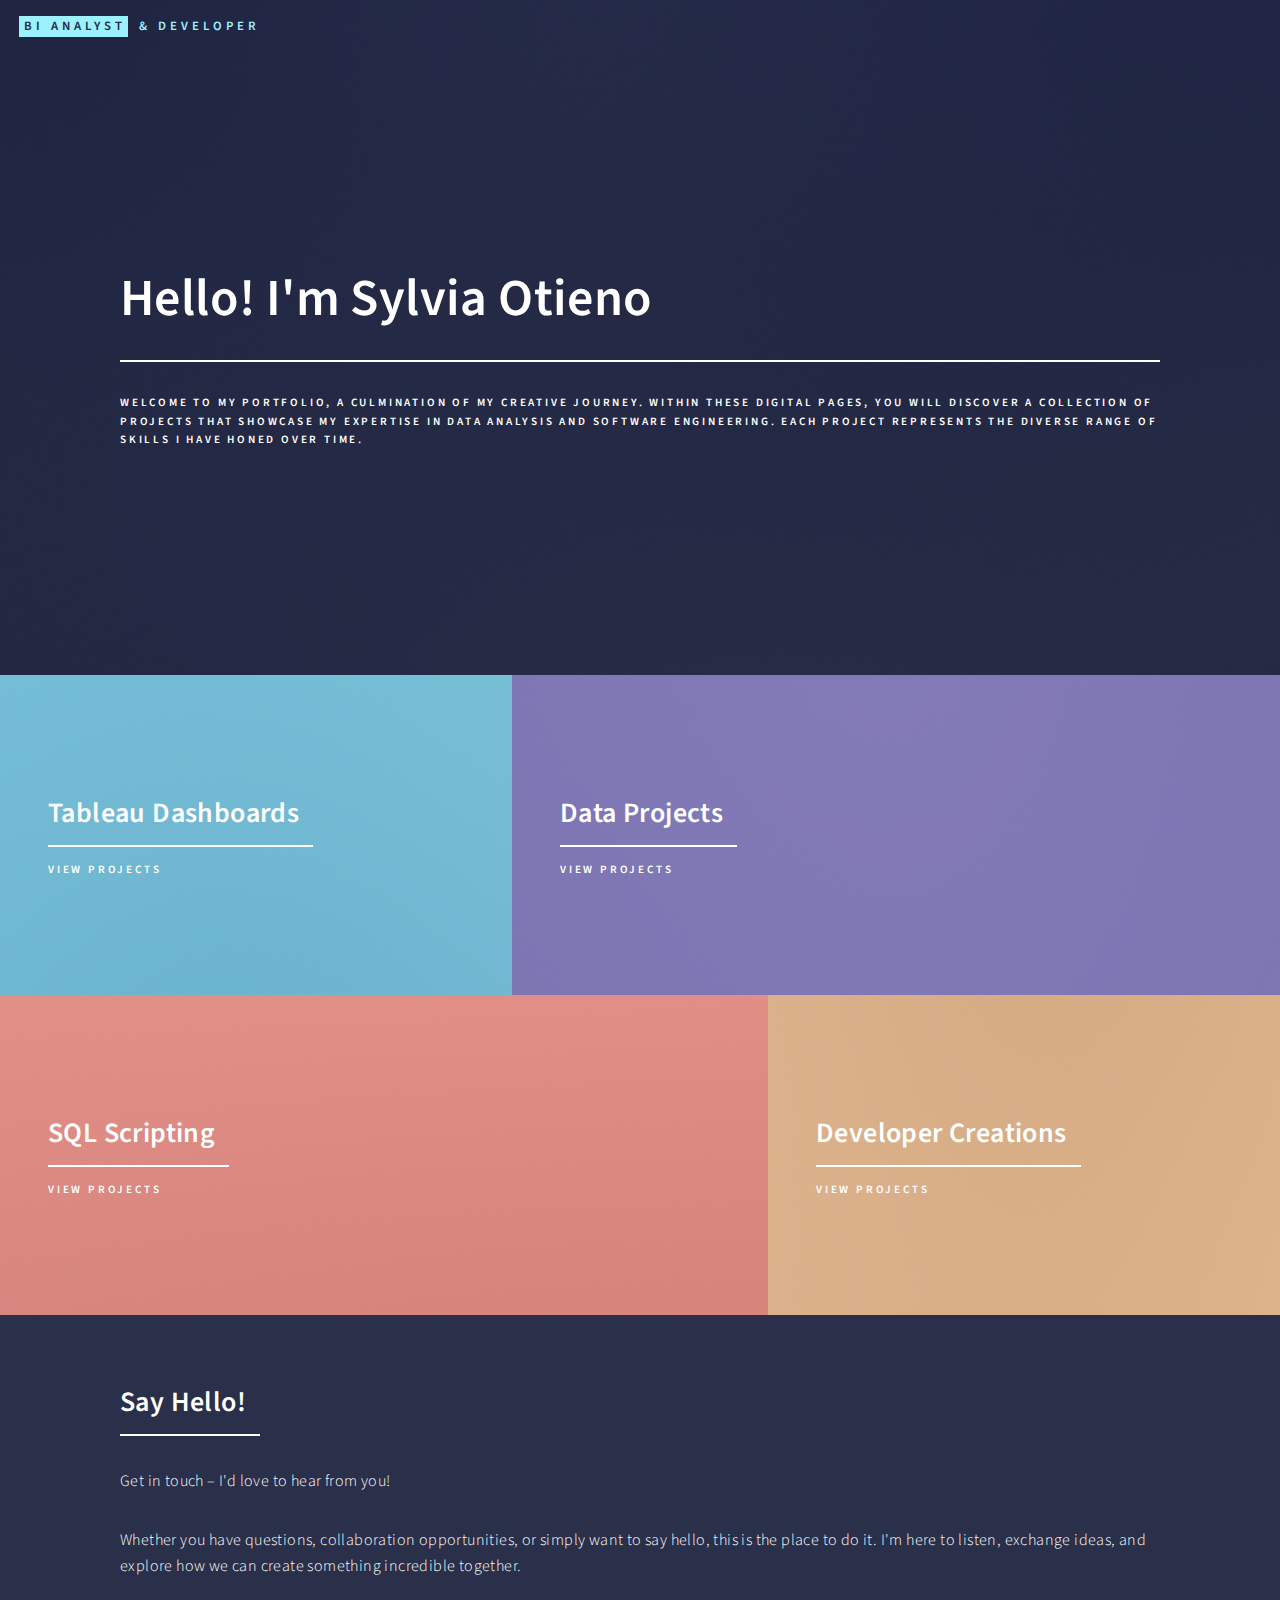
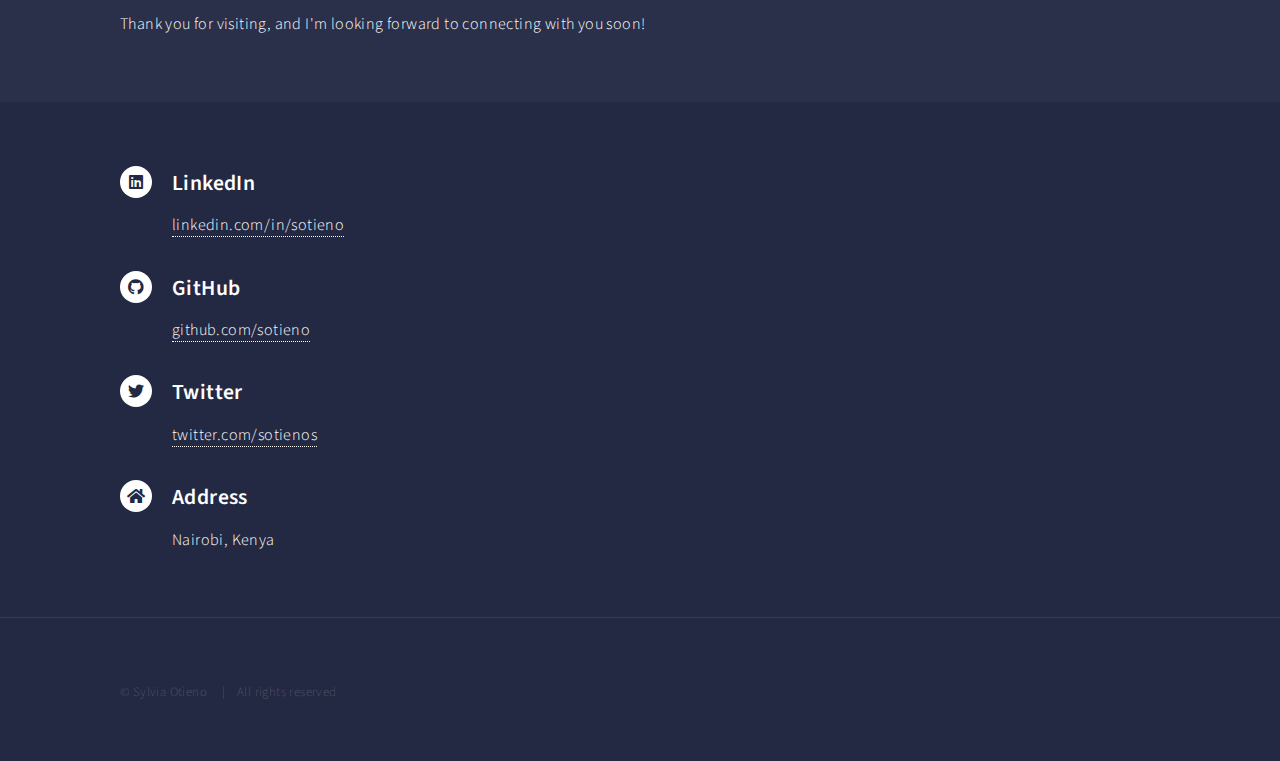
<file: index.html>
<!DOCTYPE HTML>

<html>

<head>
	<title>Sylvia Otieno</title>
	<meta charset="utf-8" />
	<meta name="viewport" content="width=device-width, initial-scale=1, user-scalable=no" />
	<link rel="stylesheet" href="assets/css/main.css" />
	<noscript>
		<link rel="stylesheet" href="assets/css/noscript.css" />
	</noscript>
</head>

<body class="is-preload">

	<!-- Wrapper -->
	<div id="wrapper">

		<!-- Header -->
		<header id="header" class="alt">
			<a href="index.html" class="logo"><strong>BI Analyst</strong> <span>& Developer</span></a>
		</header>

		<!-- Menu -->
		<!--<nav id="menu">
			<ul class="links">
				<li><a href="index.html">Home</a></li>
				<li><a href="landing.html">Landing</a></li>
				<li><a href="generic.html">Generic</a></li>
				<li><a href="elements.html">Elements</a></li>
			</ul>
			<ul class="actions stacked">
				<li><a href="#" class="button primary fit">Get Started</a></li>
				<li><a href="#" class="button fit">Log In</a></li>
			</ul>
		</nav>-->

		<!-- Banner -->
		<section id="banner" class="major">
			<div class="inner">
				<header class="major">
					<h1>Hello! I'm Sylvia Otieno</h1>
				</header>
				<div class="content">
					<p> Welcome to my portfolio, a culmination of my creative journey. Within these digital pages,
						you will discover a collection of projects that showcase my expertise in data analysis and
						software engineering. Each project represents the diverse range of skills I have honed over
						time.
						<!--<li><a href="#one" class="button next scrolly">Get Started</a></li>-->
						</ul>
				</div>
			</div>
		</section>

		<!-- Main -->
		<div id="main">

			<!-- One -->
			<section id="one" class="tiles">
				<article>
					<span class="image">
						<img src="images/pic01.jpg" alt="" />
					</span>
					<header class="major">
						<h3><a href="https://public.tableau.com/app/profile/sotieno" class="link">Tableau Dashboards</a>
						</h3>
						<p>View Projects</p>
					</header>
				</article>
				<article>
					<span class="image">
						<img src="images/pic02.jpg" alt="" />
					</span>
					<header class="major">
						<h3><a href="https://github.com/sotieno/Data-Projects" class="link">Data Projects</a></h3>
						<p>View Projects</p>
					</header>
				</article>
				<article>
					<span class="image">
						<img src="images/pic03.jpg" alt="" />
					</span>
					<header class="major">
						<h3><a href="https://github.com/sotieno/SQL-Projects" class="link">SQL Scripting</a>
						</h3>
						<p>View Projects</p>
					</header>
				</article>
				<article>
					<span class="image">
						<img src="images/pic04.jpg" alt="" />
					</span>
					<header class="major">
						<h3><a href="https://github.com/sotieno/dev-projects" class="link">Developer Creations</a></h3>
						<p>View Projects</p>
					</header>
				</article>
			</section>

			<!-- Two -->
			<section id="two">
				<div class="inner">
					<header class="major">
						<h2>Say Hello!</h2>
					</header>
					<p>
						Get in touch – I'd love to hear from you!
					</p>

					<p>
						Whether you have questions, collaboration opportunities, or simply want to say hello, this is
						the place to do it. I'm here to listen, exchange ideas, and explore how we can create
						something incredible together.
					</p>

					<p>
						Thank you for visiting, and I'm looking forward to connecting with you soon!
					</p>
					<!--<ul class="actions">
						<li><a href="landing.html" class="button next">Get Started</a></li>
					</ul>-->
				</div>
			</section>

		</div>

		<!-- Contact -->
		<section id="contact">
			<div class="inner">
				<!-- <section class="split"></section> -->
				<section>
					<section>
						<div class="contact-method">
							<span class="icon brands alt fa-linkedin"></span>
							<h3>LinkedIn</h3>
							<a href="https://www.linkedin.com/in/sotieno/">linkedin.com/in/sotieno</a>
						</div>
					</section>
					<section>
						<div class="contact-method">
							<span class="icon brands alt fa-github"></span>
							<h3>GitHub</h3>
							<a href="https://github.com/sotieno">github.com/sotieno</a>
						</div>
					</section>
					<section>
						<div class="contact-method">
							<span class="icon brands alt fa-twitter"></span>
							<h3>Twitter</h3>
							<a href="https://twitter.com/sotienos">twitter.com/sotienos</a>
						</div>
					</section>
					<section>
						<div class="contact-method">
							<span class="icon solid alt fa-home"></span>
							<h3>Address</h3>
							<span>Nairobi, Kenya</span>
						</div>
					</section>
				</section>
			</div>
		</section>

		<!-- Footer -->
		<footer id="footer">
			<div class="inner">
				<!--<ul class="icons">
					<li><a href="https://github.com/sotieno" class="icon brands alt fa-github"><span
								class="label">GitHub</span></a></li>
					<li><a href="https://www.linkedin.com/in/sotieno/" class="icon brands alt fa-linkedin-in"><span
								class="label">LinkedIn</span></a></li>
				</ul>-->
				<ul class="copyright">
					<li>&copy; Sylvia Otieno</li>
					<li>All rights reserved</a></li>
				</ul>
			</div>
		</footer>

	</div>

	<!-- Scripts -->
	<script src="assets/js/jquery.min.js"></script>
	<script src="assets/js/jquery.scrolly.min.js"></script>
	<script src="assets/js/jquery.scrollex.min.js"></script>
	<script src="assets/js/browser.min.js"></script>
	<script src="assets/js/breakpoints.min.js"></script>
	<script src="assets/js/util.js"></script>
	<script src="assets/js/main.js"></script>

</body>

</html>
</file>
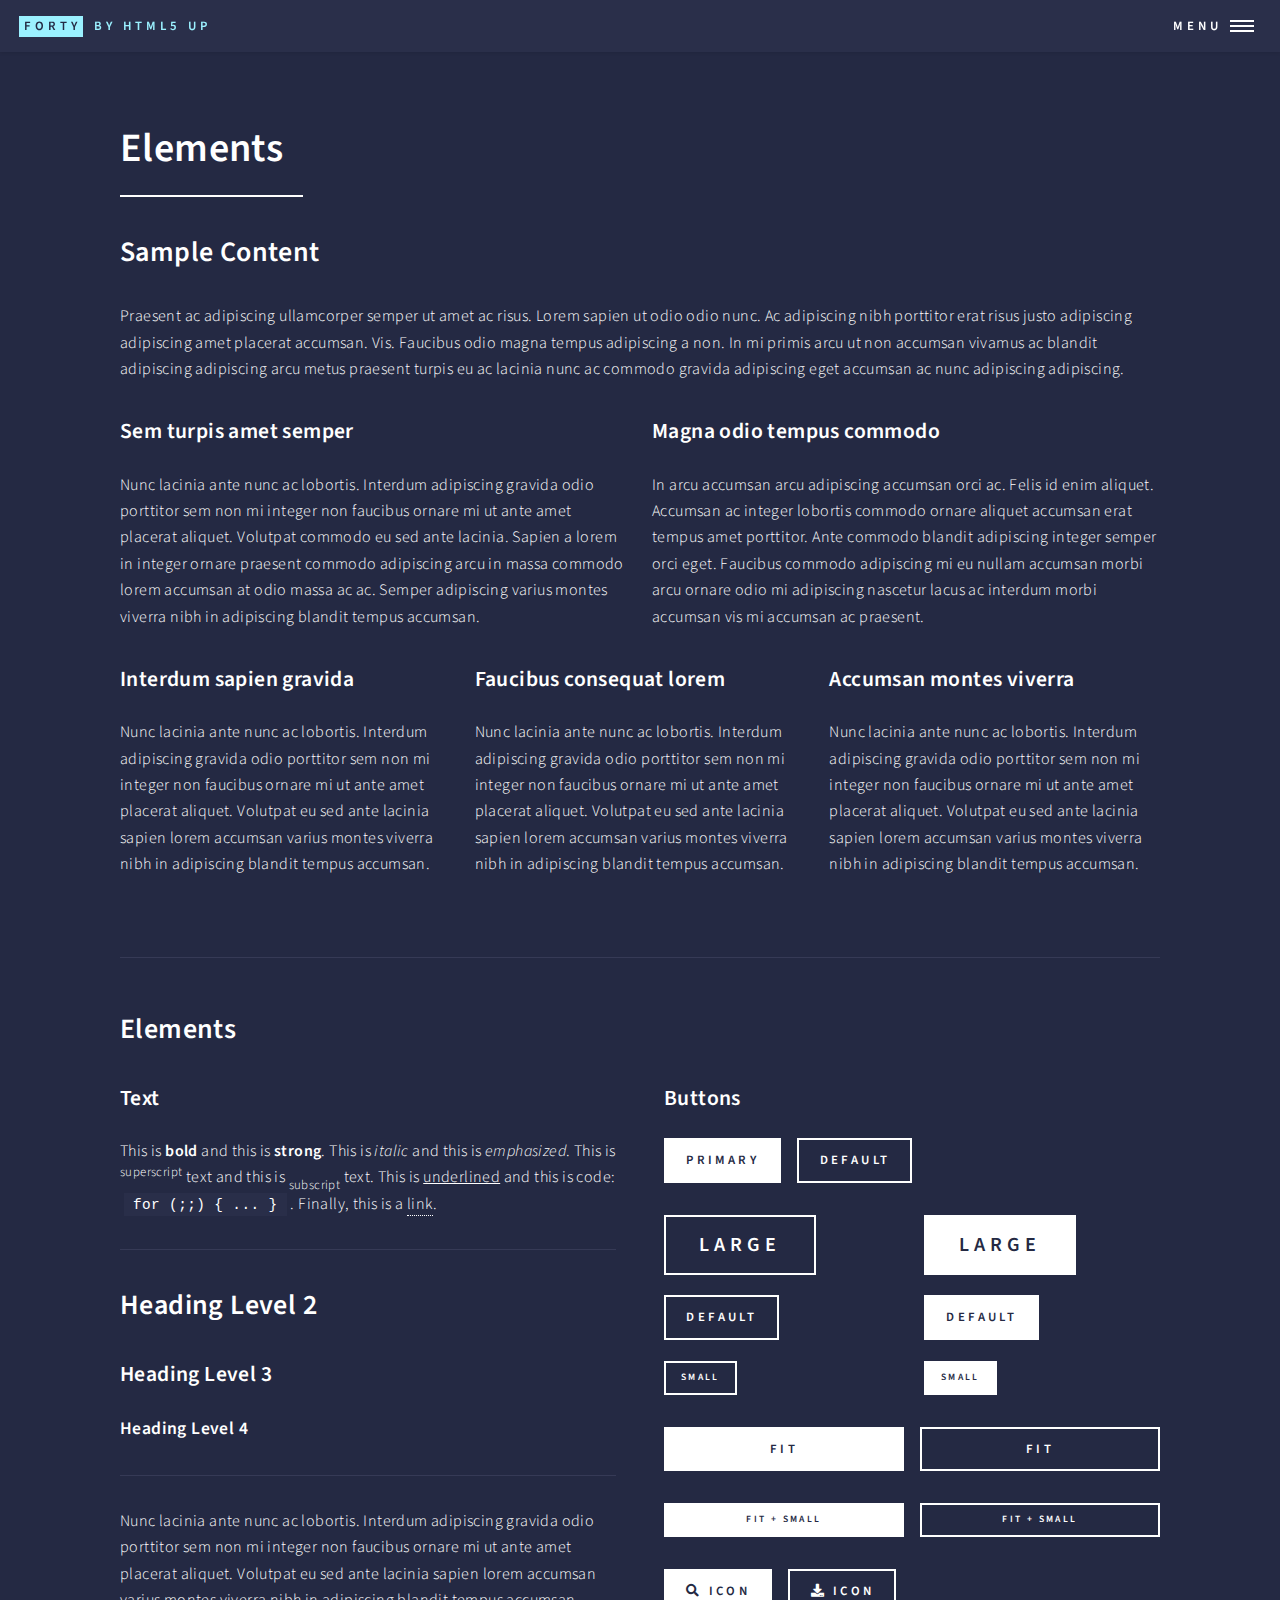
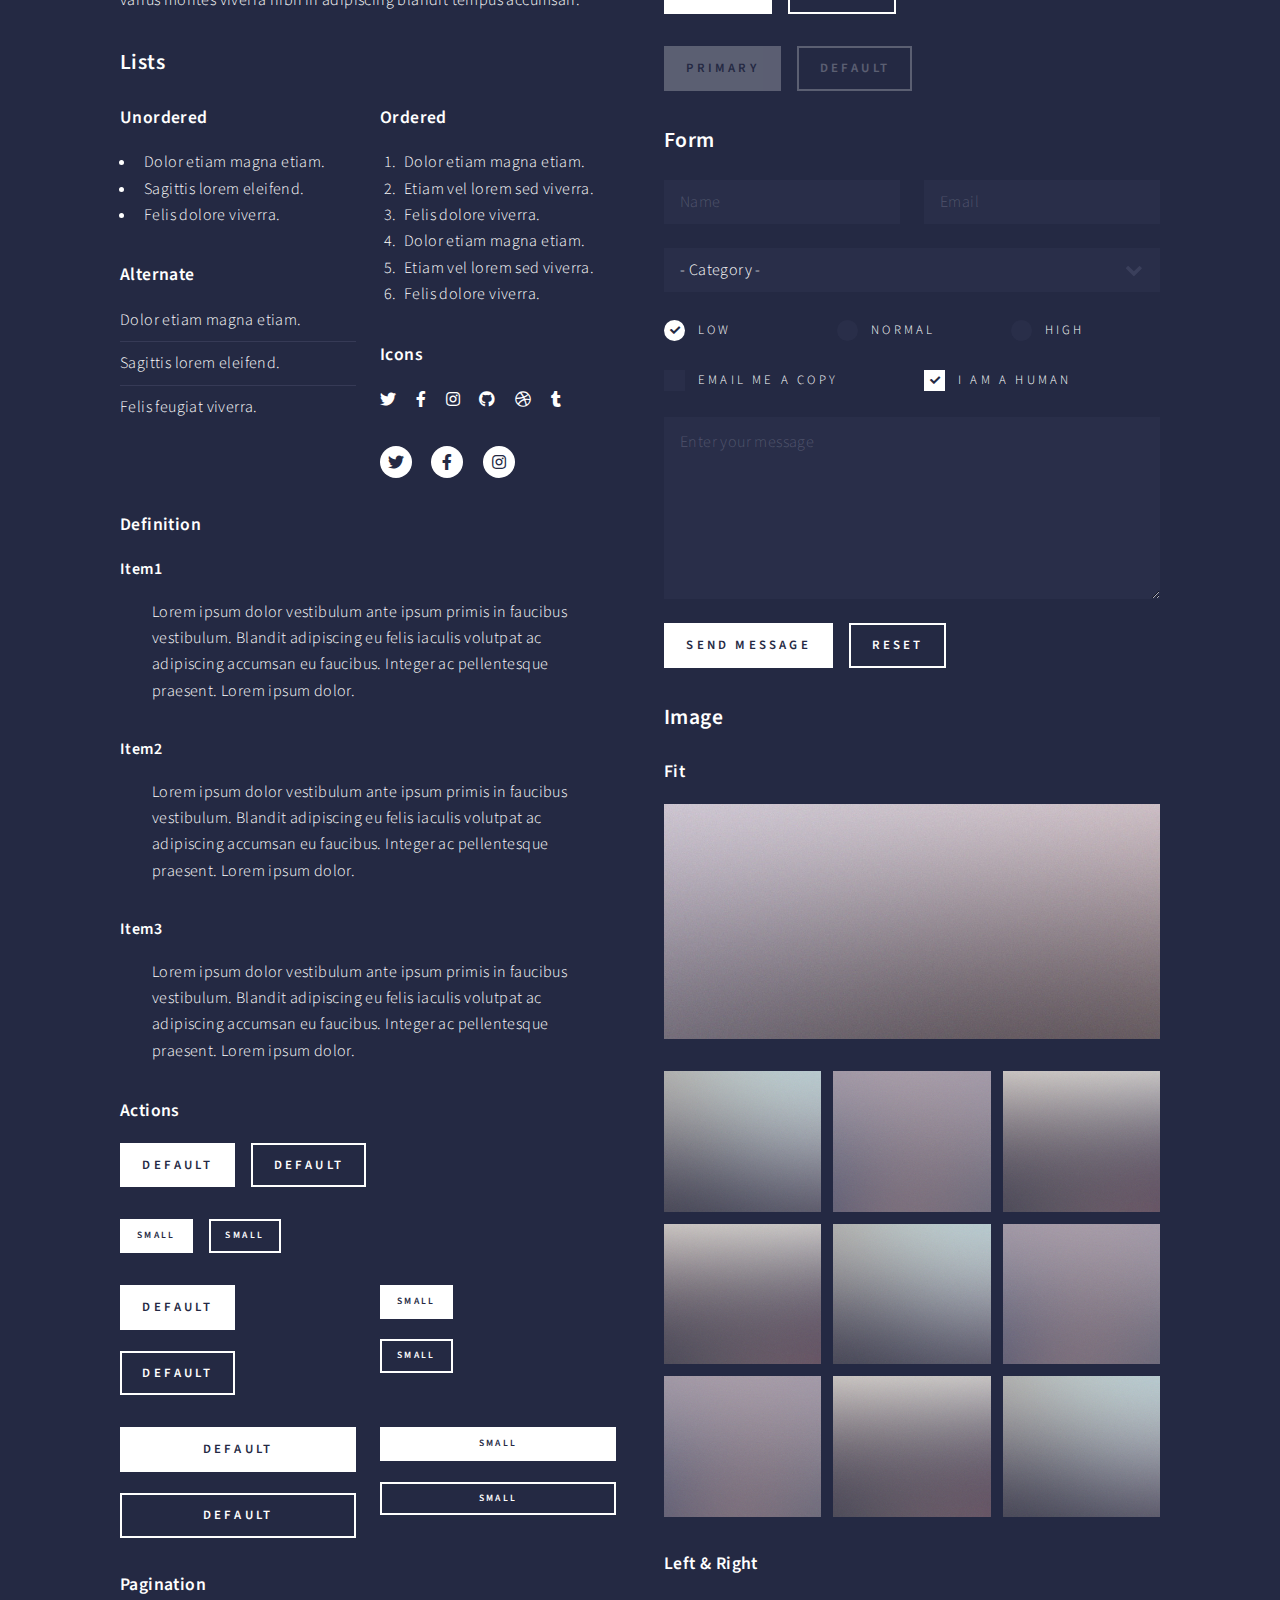
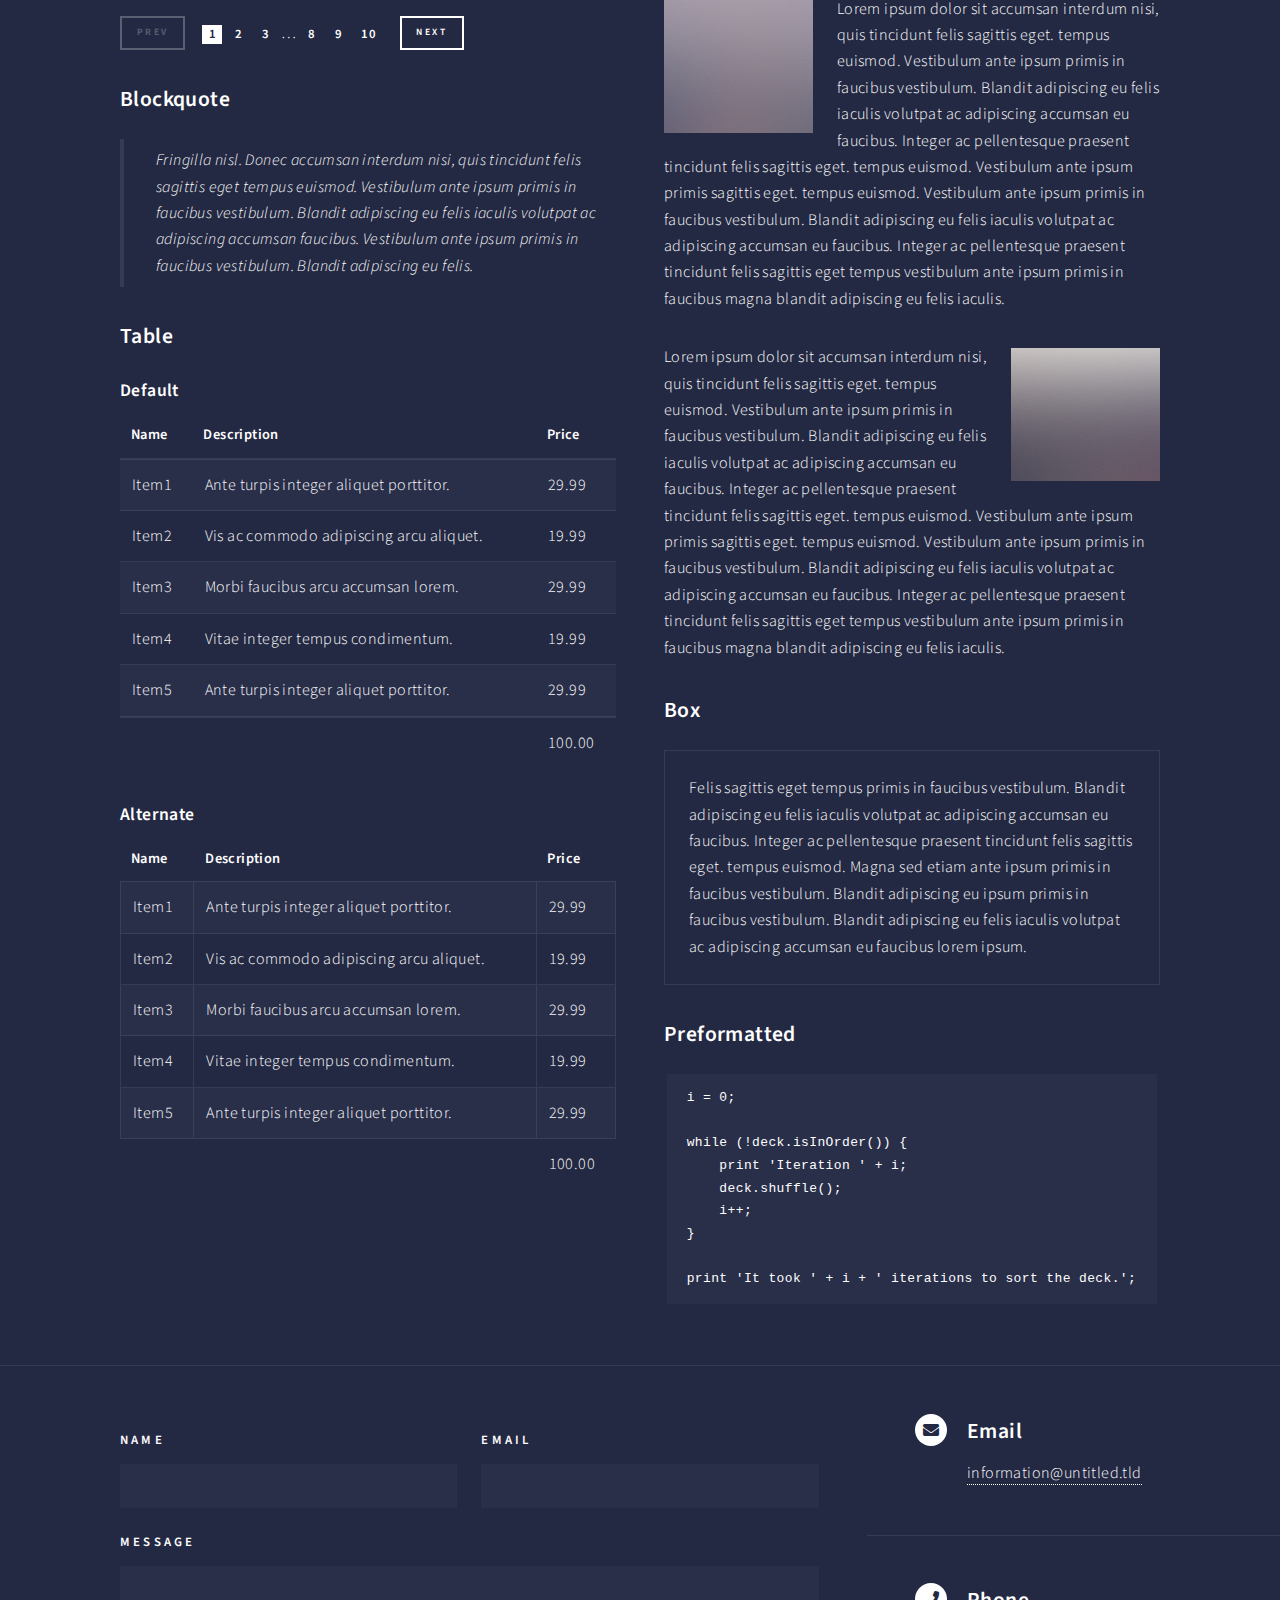
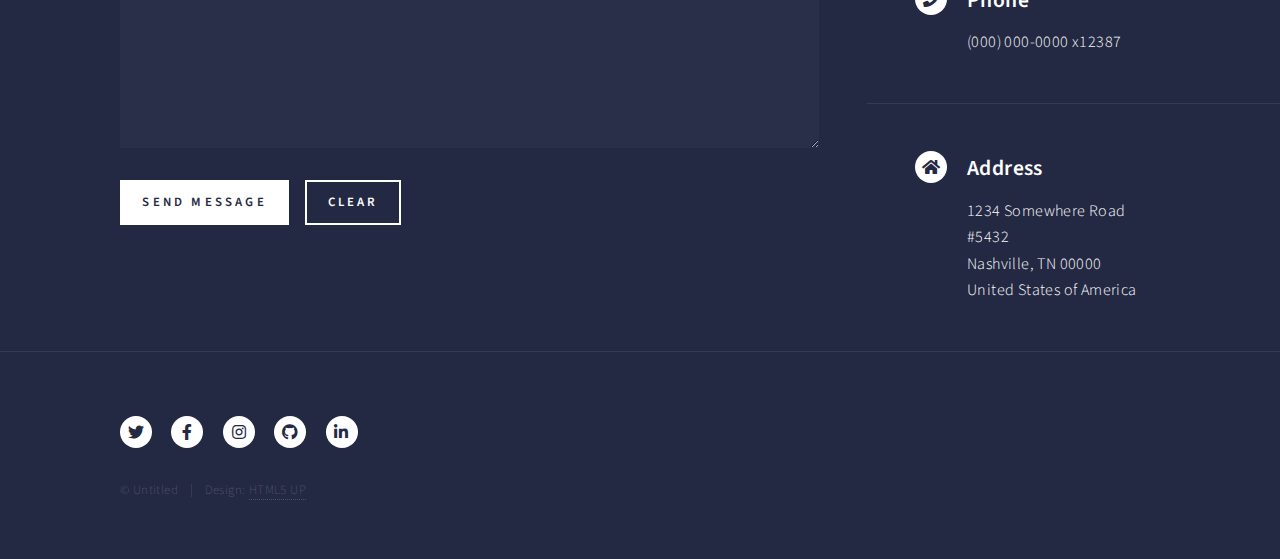
<file: elements.html>
<!DOCTYPE HTML>
<!--
	Forty by HTML5 UP
	html5up.net | @ajlkn
	Free for personal and commercial use under the CCA 3.0 license (html5up.net/license)
-->
<html>
	<head>
		<title>Elements - Forty by HTML5 UP</title>
		<meta charset="utf-8" />
		<meta name="viewport" content="width=device-width, initial-scale=1, user-scalable=no" />
		<link rel="stylesheet" href="assets/css/main.css" />
		<noscript><link rel="stylesheet" href="assets/css/noscript.css" /></noscript>
	</head>
	<body class="is-preload">

		<!-- Wrapper -->
			<div id="wrapper">

				<!-- Header -->
					<header id="header">
						<a href="index.html" class="logo"><strong>Forty</strong> <span>by HTML5 UP</span></a>
						<nav>
							<a href="#menu">Menu</a>
						</nav>
					</header>

				<!-- Menu -->
					<nav id="menu">
						<ul class="links">
							<li><a href="index.html">Home</a></li>
							<li><a href="landing.html">Landing</a></li>
							<li><a href="generic.html">Generic</a></li>
							<li><a href="elements.html">Elements</a></li>
						</ul>
						<ul class="actions stacked">
							<li><a href="#" class="button primary fit">Get Started</a></li>
							<li><a href="#" class="button fit">Log In</a></li>
						</ul>
					</nav>

				<!-- Main -->
					<div id="main" class="alt">

						<!-- One -->
							<section id="one">
								<div class="inner">
									<header class="major">
										<h1>Elements</h1>
									</header>

									<!-- Content -->
										<h2 id="content">Sample Content</h2>
										<p>Praesent ac adipiscing ullamcorper semper ut amet ac risus. Lorem sapien ut odio odio nunc. Ac adipiscing nibh porttitor erat risus justo adipiscing adipiscing amet placerat accumsan. Vis. Faucibus odio magna tempus adipiscing a non. In mi primis arcu ut non accumsan vivamus ac blandit adipiscing adipiscing arcu metus praesent turpis eu ac lacinia nunc ac commodo gravida adipiscing eget accumsan ac nunc adipiscing adipiscing.</p>
										<div class="row">
											<div class="col-6 col-12-small">
												<h3>Sem turpis amet semper</h3>
												<p>Nunc lacinia ante nunc ac lobortis. Interdum adipiscing gravida odio porttitor sem non mi integer non faucibus ornare mi ut ante amet placerat aliquet. Volutpat commodo eu sed ante lacinia. Sapien a lorem in integer ornare praesent commodo adipiscing arcu in massa commodo lorem accumsan at odio massa ac ac. Semper adipiscing varius montes viverra nibh in adipiscing blandit tempus accumsan.</p>
											</div>
											<div class="col-6 col-12-small">
												<h3>Magna odio tempus commodo</h3>
												<p>In arcu accumsan arcu adipiscing accumsan orci ac. Felis id enim aliquet. Accumsan ac integer lobortis commodo ornare aliquet accumsan erat tempus amet porttitor. Ante commodo blandit adipiscing integer semper orci eget. Faucibus commodo adipiscing mi eu nullam accumsan morbi arcu ornare odio mi adipiscing nascetur lacus ac interdum morbi accumsan vis mi accumsan ac praesent.</p>
											</div>
											<!-- Break -->
											<div class="col-4 col-12-medium">
												<h3>Interdum sapien gravida</h3>
												<p>Nunc lacinia ante nunc ac lobortis. Interdum adipiscing gravida odio porttitor sem non mi integer non faucibus ornare mi ut ante amet placerat aliquet. Volutpat eu sed ante lacinia sapien lorem accumsan varius montes viverra nibh in adipiscing blandit tempus accumsan.</p>
											</div>
											<div class="col-4 col-12-medium">
												<h3>Faucibus consequat lorem</h3>
												<p>Nunc lacinia ante nunc ac lobortis. Interdum adipiscing gravida odio porttitor sem non mi integer non faucibus ornare mi ut ante amet placerat aliquet. Volutpat eu sed ante lacinia sapien lorem accumsan varius montes viverra nibh in adipiscing blandit tempus accumsan.</p>
											</div>
											<div class="col-4 col-12-medium">
												<h3>Accumsan montes viverra</h3>
												<p>Nunc lacinia ante nunc ac lobortis. Interdum adipiscing gravida odio porttitor sem non mi integer non faucibus ornare mi ut ante amet placerat aliquet. Volutpat eu sed ante lacinia sapien lorem accumsan varius montes viverra nibh in adipiscing blandit tempus accumsan.</p>
											</div>
										</div>

									<hr class="major" />

									<!-- Elements -->
										<h2 id="elements">Elements</h2>
										<div class="row gtr-200">
											<div class="col-6 col-12-medium">

												<!-- Text stuff -->
													<h3>Text</h3>
													<p>This is <b>bold</b> and this is <strong>strong</strong>. This is <i>italic</i> and this is <em>emphasized</em>.
													This is <sup>superscript</sup> text and this is <sub>subscript</sub> text.
													This is <u>underlined</u> and this is code: <code>for (;;) { ... }</code>.
													Finally, this is a <a href="#">link</a>.</p>
													<hr />
													<h2>Heading Level 2</h2>
													<h3>Heading Level 3</h3>
													<h4>Heading Level 4</h4>
													<hr />
													<p>Nunc lacinia ante nunc ac lobortis. Interdum adipiscing gravida odio porttitor sem non mi integer non faucibus ornare mi ut ante amet placerat aliquet. Volutpat eu sed ante lacinia sapien lorem accumsan varius montes viverra nibh in adipiscing blandit tempus accumsan.</p>

												<!-- Lists -->
													<h3>Lists</h3>
													<div class="row">
														<div class="col-6 col-12-small">

															<h4>Unordered</h4>
															<ul>
																<li>Dolor etiam magna etiam.</li>
																<li>Sagittis lorem eleifend.</li>
																<li>Felis dolore viverra.</li>
															</ul>

															<h4>Alternate</h4>
															<ul class="alt">
																<li>Dolor etiam magna etiam.</li>
																<li>Sagittis lorem eleifend.</li>
																<li>Felis feugiat viverra.</li>
															</ul>

														</div>
														<div class="col-6 col-12-small">

															<h4>Ordered</h4>
															<ol>
																<li>Dolor etiam magna etiam.</li>
																<li>Etiam vel lorem sed viverra.</li>
																<li>Felis dolore viverra.</li>
																<li>Dolor etiam magna etiam.</li>
																<li>Etiam vel lorem sed viverra.</li>
																<li>Felis dolore viverra.</li>
															</ol>

															<h4>Icons</h4>
															<ul class="icons">
																<li><a href="#" class="icon brands fa-twitter"><span class="label">Twitter</span></a></li>
																<li><a href="#" class="icon brands fa-facebook-f"><span class="label">Facebook</span></a></li>
																<li><a href="#" class="icon brands fa-instagram"><span class="label">Instagram</span></a></li>
																<li><a href="#" class="icon brands fa-github"><span class="label">Github</span></a></li>
																<li><a href="#" class="icon brands fa-dribbble"><span class="label">Dribbble</span></a></li>
																<li><a href="#" class="icon brands fa-tumblr"><span class="label">Tumblr</span></a></li>
															</ul>
															<ul class="icons">
																<li><a href="#" class="icon brands alt fa-twitter"><span class="label">Twitter</span></a></li>
																<li><a href="#" class="icon brands alt fa-facebook-f"><span class="label">Facebook</span></a></li>
																<li><a href="#" class="icon brands alt fa-instagram"><span class="label">Instagram</span></a></li>
															</ul>

														</div>
													</div>
													<h4>Definition</h4>
													<dl>
														<dt>Item1</dt>
														<dd>
															<p>Lorem ipsum dolor vestibulum ante ipsum primis in faucibus vestibulum. Blandit adipiscing eu felis iaculis volutpat ac adipiscing accumsan eu faucibus. Integer ac pellentesque praesent. Lorem ipsum dolor.</p>
														</dd>
														<dt>Item2</dt>
														<dd>
															<p>Lorem ipsum dolor vestibulum ante ipsum primis in faucibus vestibulum. Blandit adipiscing eu felis iaculis volutpat ac adipiscing accumsan eu faucibus. Integer ac pellentesque praesent. Lorem ipsum dolor.</p>
														</dd>
														<dt>Item3</dt>
														<dd>
															<p>Lorem ipsum dolor vestibulum ante ipsum primis in faucibus vestibulum. Blandit adipiscing eu felis iaculis volutpat ac adipiscing accumsan eu faucibus. Integer ac pellentesque praesent. Lorem ipsum dolor.</p>
														</dd>
													</dl>

													<h4>Actions</h4>
													<ul class="actions">
														<li><a href="#" class="button primary">Default</a></li>
														<li><a href="#" class="button">Default</a></li>
													</ul>
													<ul class="actions small">
														<li><a href="#" class="button primary small">Small</a></li>
														<li><a href="#" class="button small">Small</a></li>
													</ul>
													<div class="row">
														<div class="col-6 col-12-small">
															<ul class="actions stacked">
																<li><a href="#" class="button primary">Default</a></li>
																<li><a href="#" class="button">Default</a></li>
															</ul>
														</div>
														<div class="col-6 col-12-small">
															<ul class="actions stacked">
																<li><a href="#" class="button primary small">Small</a></li>
																<li><a href="#" class="button small">Small</a></li>
															</ul>
														</div>
														<div class="col-6 col-12-small">
															<ul class="actions stacked">
																<li><a href="#" class="button primary fit">Default</a></li>
																<li><a href="#" class="button fit">Default</a></li>
															</ul>
														</div>
														<div class="col-6 col-12-small">
															<ul class="actions stacked">
																<li><a href="#" class="button primary small fit">Small</a></li>
																<li><a href="#" class="button small fit">Small</a></li>
															</ul>
														</div>
													</div>

													<h4>Pagination</h4>
													<ul class="pagination">
														<li><span class="button small disabled">Prev</span></li>
														<li><a href="#" class="page active">1</a></li>
														<li><a href="#" class="page">2</a></li>
														<li><a href="#" class="page">3</a></li>
														<li><span>&hellip;</span></li>
														<li><a href="#" class="page">8</a></li>
														<li><a href="#" class="page">9</a></li>
														<li><a href="#" class="page">10</a></li>
														<li><a href="#" class="button small">Next</a></li>
													</ul>

												<!-- Blockquote -->
													<h3>Blockquote</h3>
													<blockquote>Fringilla nisl. Donec accumsan interdum nisi, quis tincidunt felis sagittis eget tempus euismod. Vestibulum ante ipsum primis in faucibus vestibulum. Blandit adipiscing eu felis iaculis volutpat ac adipiscing accumsan faucibus. Vestibulum ante ipsum primis in faucibus vestibulum. Blandit adipiscing eu felis.</blockquote>

												<!-- Table -->
													<h3>Table</h3>

													<h4>Default</h4>
													<div class="table-wrapper">
														<table>
															<thead>
																<tr>
																	<th>Name</th>
																	<th>Description</th>
																	<th>Price</th>
																</tr>
															</thead>
															<tbody>
																<tr>
																	<td>Item1</td>
																	<td>Ante turpis integer aliquet porttitor.</td>
																	<td>29.99</td>
																</tr>
																<tr>
																	<td>Item2</td>
																	<td>Vis ac commodo adipiscing arcu aliquet.</td>
																	<td>19.99</td>
																</tr>
																<tr>
																	<td>Item3</td>
																	<td> Morbi faucibus arcu accumsan lorem.</td>
																	<td>29.99</td>
																</tr>
																<tr>
																	<td>Item4</td>
																	<td>Vitae integer tempus condimentum.</td>
																	<td>19.99</td>
																</tr>
																<tr>
																	<td>Item5</td>
																	<td>Ante turpis integer aliquet porttitor.</td>
																	<td>29.99</td>
																</tr>
															</tbody>
															<tfoot>
																<tr>
																	<td colspan="2"></td>
																	<td>100.00</td>
																</tr>
															</tfoot>
														</table>
													</div>

													<h4>Alternate</h4>
													<div class="table-wrapper">
														<table class="alt">
															<thead>
																<tr>
																	<th>Name</th>
																	<th>Description</th>
																	<th>Price</th>
																</tr>
															</thead>
															<tbody>
																<tr>
																	<td>Item1</td>
																	<td>Ante turpis integer aliquet porttitor.</td>
																	<td>29.99</td>
																</tr>
																<tr>
																	<td>Item2</td>
																	<td>Vis ac commodo adipiscing arcu aliquet.</td>
																	<td>19.99</td>
																</tr>
																<tr>
																	<td>Item3</td>
																	<td> Morbi faucibus arcu accumsan lorem.</td>
																	<td>29.99</td>
																</tr>
																<tr>
																	<td>Item4</td>
																	<td>Vitae integer tempus condimentum.</td>
																	<td>19.99</td>
																</tr>
																<tr>
																	<td>Item5</td>
																	<td>Ante turpis integer aliquet porttitor.</td>
																	<td>29.99</td>
																</tr>
															</tbody>
															<tfoot>
																<tr>
																	<td colspan="2"></td>
																	<td>100.00</td>
																</tr>
															</tfoot>
														</table>
													</div>

											</div>
											<div class="col-6 col-12-medium">

												<!-- Buttons -->
													<h3>Buttons</h3>
													<ul class="actions">
														<li><a href="#" class="button primary">Primary</a></li>
														<li><a href="#" class="button">Default</a></li>
													</ul>
													<div class="row">
														<div class="col-6 col-12-xsmall">
															<ul class="actions stacked">
																<li><a href="#" class="button large">Large</a></li>
																<li><a href="#" class="button">Default</a></li>
																<li><a href="#" class="button small">Small</a></li>
															</ul>
														</div>
														<div class="col-6 col-12-xsmall">
															<ul class="actions stacked">
																<li><a href="#" class="button primary large">Large</a></li>
																<li><a href="#" class="button primary">Default</a></li>
																<li><a href="#" class="button primary small">Small</a></li>
															</ul>
														</div>
													</div>
													<ul class="actions fit">
														<li><a href="#" class="button primary fit">Fit</a></li>
														<li><a href="#" class="button fit">Fit</a></li>
													</ul>
													<ul class="actions fit small">
														<li><a href="#" class="button primary fit small">Fit + Small</a></li>
														<li><a href="#" class="button fit small">Fit + Small</a></li>
													</ul>
													<ul class="actions">
														<li><a href="#" class="button primary icon solid fa-search">Icon</a></li>
														<li><a href="#" class="button icon solid fa-download">Icon</a></li>
													</ul>
													<ul class="actions">
														<li><span class="button primary disabled">Primary</span></li>
														<li><span class="button disabled">Default</span></li>
													</ul>

												<!-- Form -->
													<h3>Form</h3>

													<form method="post" action="#">
														<div class="row gtr-uniform">
															<div class="col-6 col-12-xsmall">
																<input type="text" name="demo-name" id="demo-name" value="" placeholder="Name" />
															</div>
															<div class="col-6 col-12-xsmall">
																<input type="email" name="demo-email" id="demo-email" value="" placeholder="Email" />
															</div>
															<!-- Break -->
															<div class="col-12">
																<select name="demo-category" id="demo-category">
																	<option value="">- Category -</option>
																	<option value="1">Manufacturing</option>
																	<option value="1">Shipping</option>
																	<option value="1">Administration</option>
																	<option value="1">Human Resources</option>
																</select>
															</div>
															<!-- Break -->
															<div class="col-4 col-12-small">
																<input type="radio" id="demo-priority-low" name="demo-priority" checked>
																<label for="demo-priority-low">Low</label>
															</div>
															<div class="col-4 col-12-small">
																<input type="radio" id="demo-priority-normal" name="demo-priority">
																<label for="demo-priority-normal">Normal</label>
															</div>
															<div class="col-4 col-12-small">
																<input type="radio" id="demo-priority-high" name="demo-priority">
																<label for="demo-priority-high">High</label>
															</div>
															<!-- Break -->
															<div class="col-6 col-12-small">
																<input type="checkbox" id="demo-copy" name="demo-copy">
																<label for="demo-copy">Email me a copy</label>
															</div>
															<div class="col-6 col-12-small">
																<input type="checkbox" id="demo-human" name="demo-human" checked>
																<label for="demo-human">I am a human</label>
															</div>
															<!-- Break -->
															<div class="col-12">
																<textarea name="demo-message" id="demo-message" placeholder="Enter your message" rows="6"></textarea>
															</div>
															<!-- Break -->
															<div class="col-12">
																<ul class="actions">
																	<li><input type="submit" value="Send Message" class="primary" /></li>
																	<li><input type="reset" value="Reset" /></li>
																</ul>
															</div>
														</div>
													</form>

												<!-- Image -->
													<h3>Image</h3>

													<h4>Fit</h4>
													<span class="image fit"><img src="images/pic03.jpg" alt="" /></span>
													<div class="box alt">
														<div class="row gtr-50 gtr-uniform">
															<div class="col-4"><span class="image fit"><img src="images/pic08.jpg" alt="" /></span></div>
															<div class="col-4"><span class="image fit"><img src="images/pic09.jpg" alt="" /></span></div>
															<div class="col-4"><span class="image fit"><img src="images/pic10.jpg" alt="" /></span></div>
															<!-- Break -->
															<div class="col-4"><span class="image fit"><img src="images/pic10.jpg" alt="" /></span></div>
															<div class="col-4"><span class="image fit"><img src="images/pic08.jpg" alt="" /></span></div>
															<div class="col-4"><span class="image fit"><img src="images/pic09.jpg" alt="" /></span></div>
															<!-- Break -->
															<div class="col-4"><span class="image fit"><img src="images/pic09.jpg" alt="" /></span></div>
															<div class="col-4"><span class="image fit"><img src="images/pic10.jpg" alt="" /></span></div>
															<div class="col-4"><span class="image fit"><img src="images/pic08.jpg" alt="" /></span></div>
														</div>
													</div>

													<h4>Left &amp; Right</h4>
													<p><span class="image left"><img src="images/pic09.jpg" alt="" /></span>Lorem ipsum dolor sit accumsan interdum nisi, quis tincidunt felis sagittis eget. tempus euismod. Vestibulum ante ipsum primis in faucibus vestibulum. Blandit adipiscing eu felis iaculis volutpat ac adipiscing accumsan eu faucibus. Integer ac pellentesque praesent tincidunt felis sagittis eget. tempus euismod. Vestibulum ante ipsum primis sagittis eget. tempus euismod. Vestibulum ante ipsum primis in faucibus vestibulum. Blandit adipiscing eu felis iaculis volutpat ac adipiscing accumsan eu faucibus. Integer ac pellentesque praesent tincidunt felis sagittis eget tempus vestibulum ante ipsum primis in faucibus magna blandit adipiscing eu felis iaculis.</p>
													<p><span class="image right"><img src="images/pic10.jpg" alt="" /></span>Lorem ipsum dolor sit accumsan interdum nisi, quis tincidunt felis sagittis eget. tempus euismod. Vestibulum ante ipsum primis in faucibus vestibulum. Blandit adipiscing eu felis iaculis volutpat ac adipiscing accumsan eu faucibus. Integer ac pellentesque praesent tincidunt felis sagittis eget. tempus euismod. Vestibulum ante ipsum primis sagittis eget. tempus euismod. Vestibulum ante ipsum primis in faucibus vestibulum. Blandit adipiscing eu felis iaculis volutpat ac adipiscing accumsan eu faucibus. Integer ac pellentesque praesent tincidunt felis sagittis eget tempus vestibulum ante ipsum primis in faucibus magna blandit adipiscing eu felis iaculis.</p>

												<!-- Box -->
													<h3>Box</h3>
													<div class="box">
														<p>Felis sagittis eget tempus primis in faucibus vestibulum. Blandit adipiscing eu felis iaculis volutpat ac adipiscing accumsan eu faucibus. Integer ac pellentesque praesent tincidunt felis sagittis eget. tempus euismod. Magna sed etiam ante ipsum primis in faucibus vestibulum. Blandit adipiscing eu ipsum primis in faucibus vestibulum. Blandit adipiscing eu felis iaculis volutpat ac adipiscing accumsan eu faucibus lorem ipsum.</p>
													</div>

												<!-- Preformatted Code -->
													<h3>Preformatted</h3>
													<pre><code>i = 0;

while (!deck.isInOrder()) {
    print 'Iteration ' + i;
    deck.shuffle();
    i++;
}

print 'It took ' + i + ' iterations to sort the deck.';
</code></pre>

											</div>
										</div>

								</div>
							</section>

					</div>

				<!-- Contact -->
					<section id="contact">
						<div class="inner">
							<section>
								<form method="post" action="#">
									<div class="fields">
										<div class="field half">
											<label for="name">Name</label>
											<input type="text" name="name" id="name" />
										</div>
										<div class="field half">
											<label for="email">Email</label>
											<input type="text" name="email" id="email" />
										</div>
										<div class="field">
											<label for="message">Message</label>
											<textarea name="message" id="message" rows="6"></textarea>
										</div>
									</div>
									<ul class="actions">
										<li><input type="submit" value="Send Message" class="primary" /></li>
										<li><input type="reset" value="Clear" /></li>
									</ul>
								</form>
							</section>
							<section class="split">
								<section>
									<div class="contact-method">
										<span class="icon solid alt fa-envelope"></span>
										<h3>Email</h3>
										<a href="#">information@untitled.tld</a>
									</div>
								</section>
								<section>
									<div class="contact-method">
										<span class="icon solid alt fa-phone"></span>
										<h3>Phone</h3>
										<span>(000) 000-0000 x12387</span>
									</div>
								</section>
								<section>
									<div class="contact-method">
										<span class="icon solid alt fa-home"></span>
										<h3>Address</h3>
										<span>1234 Somewhere Road #5432<br />
										Nashville, TN 00000<br />
										United States of America</span>
									</div>
								</section>
							</section>
						</div>
					</section>

				<!-- Footer -->
					<footer id="footer">
						<div class="inner">
							<ul class="icons">
								<li><a href="#" class="icon brands alt fa-twitter"><span class="label">Twitter</span></a></li>
								<li><a href="#" class="icon brands alt fa-facebook-f"><span class="label">Facebook</span></a></li>
								<li><a href="#" class="icon brands alt fa-instagram"><span class="label">Instagram</span></a></li>
								<li><a href="#" class="icon brands alt fa-github"><span class="label">GitHub</span></a></li>
								<li><a href="#" class="icon brands alt fa-linkedin-in"><span class="label">LinkedIn</span></a></li>
							</ul>
							<ul class="copyright">
								<li>&copy; Untitled</li><li>Design: <a href="https://html5up.net">HTML5 UP</a></li>
							</ul>
						</div>
					</footer>

			</div>

		<!-- Scripts -->
			<script src="assets/js/jquery.min.js"></script>
			<script src="assets/js/jquery.scrolly.min.js"></script>
			<script src="assets/js/jquery.scrollex.min.js"></script>
			<script src="assets/js/browser.min.js"></script>
			<script src="assets/js/breakpoints.min.js"></script>
			<script src="assets/js/util.js"></script>
			<script src="assets/js/main.js"></script>

	</body>
</html>
</file>
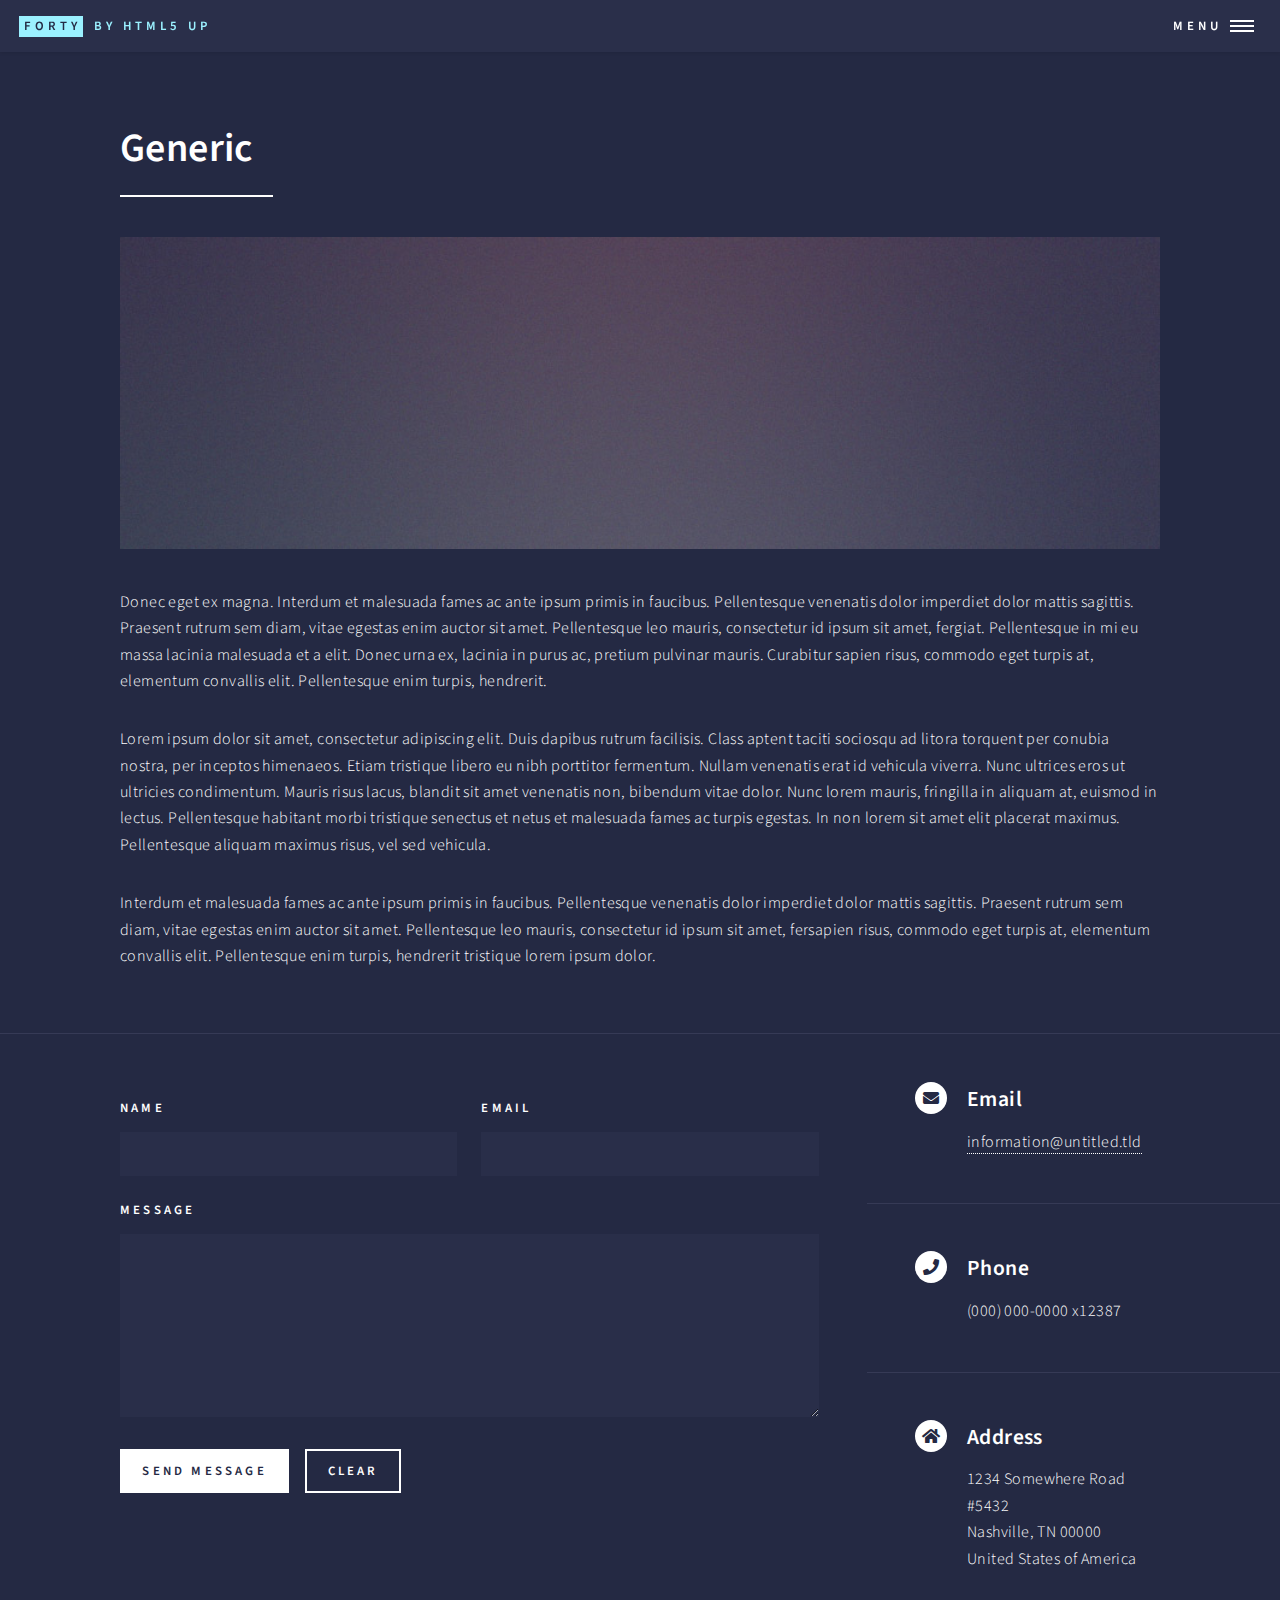
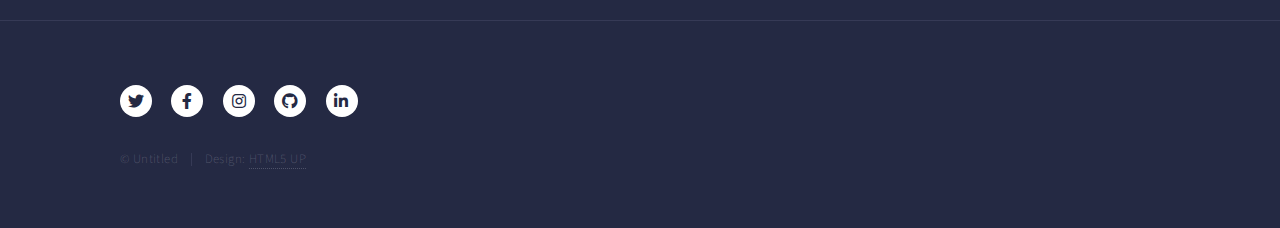
<file: generic.html>
<!DOCTYPE HTML>
<!--
	Forty by HTML5 UP
	html5up.net | @ajlkn
	Free for personal and commercial use under the CCA 3.0 license (html5up.net/license)
-->
<html>
	<head>
		<title>Generic - Forty by HTML5 UP</title>
		<meta charset="utf-8" />
		<meta name="viewport" content="width=device-width, initial-scale=1, user-scalable=no" />
		<link rel="stylesheet" href="assets/css/main.css" />
		<noscript><link rel="stylesheet" href="assets/css/noscript.css" /></noscript>
	</head>
	<body class="is-preload">

		<!-- Wrapper -->
			<div id="wrapper">

				<!-- Header -->
					<header id="header">
						<a href="index.html" class="logo"><strong>Forty</strong> <span>by HTML5 UP</span></a>
						<nav>
							<a href="#menu">Menu</a>
						</nav>
					</header>

				<!-- Menu -->
					<nav id="menu">
						<ul class="links">
							<li><a href="index.html">Home</a></li>
							<li><a href="landing.html">Landing</a></li>
							<li><a href="generic.html">Generic</a></li>
							<li><a href="elements.html">Elements</a></li>
						</ul>
						<ul class="actions stacked">
							<li><a href="#" class="button primary fit">Get Started</a></li>
							<li><a href="#" class="button fit">Log In</a></li>
						</ul>
					</nav>

				<!-- Main -->
					<div id="main" class="alt">

						<!-- One -->
							<section id="one">
								<div class="inner">
									<header class="major">
										<h1>Generic</h1>
									</header>
									<span class="image main"><img src="images/pic11.jpg" alt="" /></span>
									<p>Donec eget ex magna. Interdum et malesuada fames ac ante ipsum primis in faucibus. Pellentesque venenatis dolor imperdiet dolor mattis sagittis. Praesent rutrum sem diam, vitae egestas enim auctor sit amet. Pellentesque leo mauris, consectetur id ipsum sit amet, fergiat. Pellentesque in mi eu massa lacinia malesuada et a elit. Donec urna ex, lacinia in purus ac, pretium pulvinar mauris. Curabitur sapien risus, commodo eget turpis at, elementum convallis elit. Pellentesque enim turpis, hendrerit.</p>
									<p>Lorem ipsum dolor sit amet, consectetur adipiscing elit. Duis dapibus rutrum facilisis. Class aptent taciti sociosqu ad litora torquent per conubia nostra, per inceptos himenaeos. Etiam tristique libero eu nibh porttitor fermentum. Nullam venenatis erat id vehicula viverra. Nunc ultrices eros ut ultricies condimentum. Mauris risus lacus, blandit sit amet venenatis non, bibendum vitae dolor. Nunc lorem mauris, fringilla in aliquam at, euismod in lectus. Pellentesque habitant morbi tristique senectus et netus et malesuada fames ac turpis egestas. In non lorem sit amet elit placerat maximus. Pellentesque aliquam maximus risus, vel sed vehicula.</p>
									<p>Interdum et malesuada fames ac ante ipsum primis in faucibus. Pellentesque venenatis dolor imperdiet dolor mattis sagittis. Praesent rutrum sem diam, vitae egestas enim auctor sit amet. Pellentesque leo mauris, consectetur id ipsum sit amet, fersapien risus, commodo eget turpis at, elementum convallis elit. Pellentesque enim turpis, hendrerit tristique lorem ipsum dolor.</p>
								</div>
							</section>

					</div>

				<!-- Contact -->
					<section id="contact">
						<div class="inner">
							<section>
								<form method="post" action="#">
									<div class="fields">
										<div class="field half">
											<label for="name">Name</label>
											<input type="text" name="name" id="name" />
										</div>
										<div class="field half">
											<label for="email">Email</label>
											<input type="text" name="email" id="email" />
										</div>
										<div class="field">
											<label for="message">Message</label>
											<textarea name="message" id="message" rows="6"></textarea>
										</div>
									</div>
									<ul class="actions">
										<li><input type="submit" value="Send Message" class="primary" /></li>
										<li><input type="reset" value="Clear" /></li>
									</ul>
								</form>
							</section>
							<section class="split">
								<section>
									<div class="contact-method">
										<span class="icon solid alt fa-envelope"></span>
										<h3>Email</h3>
										<a href="#">information@untitled.tld</a>
									</div>
								</section>
								<section>
									<div class="contact-method">
										<span class="icon solid alt fa-phone"></span>
										<h3>Phone</h3>
										<span>(000) 000-0000 x12387</span>
									</div>
								</section>
								<section>
									<div class="contact-method">
										<span class="icon solid alt fa-home"></span>
										<h3>Address</h3>
										<span>1234 Somewhere Road #5432<br />
										Nashville, TN 00000<br />
										United States of America</span>
									</div>
								</section>
							</section>
						</div>
					</section>

				<!-- Footer -->
					<footer id="footer">
						<div class="inner">
							<ul class="icons">
								<li><a href="#" class="icon brands alt fa-twitter"><span class="label">Twitter</span></a></li>
								<li><a href="#" class="icon brands alt fa-facebook-f"><span class="label">Facebook</span></a></li>
								<li><a href="#" class="icon brands alt fa-instagram"><span class="label">Instagram</span></a></li>
								<li><a href="#" class="icon brands alt fa-github"><span class="label">GitHub</span></a></li>
								<li><a href="#" class="icon brands alt fa-linkedin-in"><span class="label">LinkedIn</span></a></li>
							</ul>
							<ul class="copyright">
								<li>&copy; Untitled</li><li>Design: <a href="https://html5up.net">HTML5 UP</a></li>
							</ul>
						</div>
					</footer>

			</div>

		<!-- Scripts -->
			<script src="assets/js/jquery.min.js"></script>
			<script src="assets/js/jquery.scrolly.min.js"></script>
			<script src="assets/js/jquery.scrollex.min.js"></script>
			<script src="assets/js/browser.min.js"></script>
			<script src="assets/js/breakpoints.min.js"></script>
			<script src="assets/js/util.js"></script>
			<script src="assets/js/main.js"></script>

	</body>
</html>
</file>
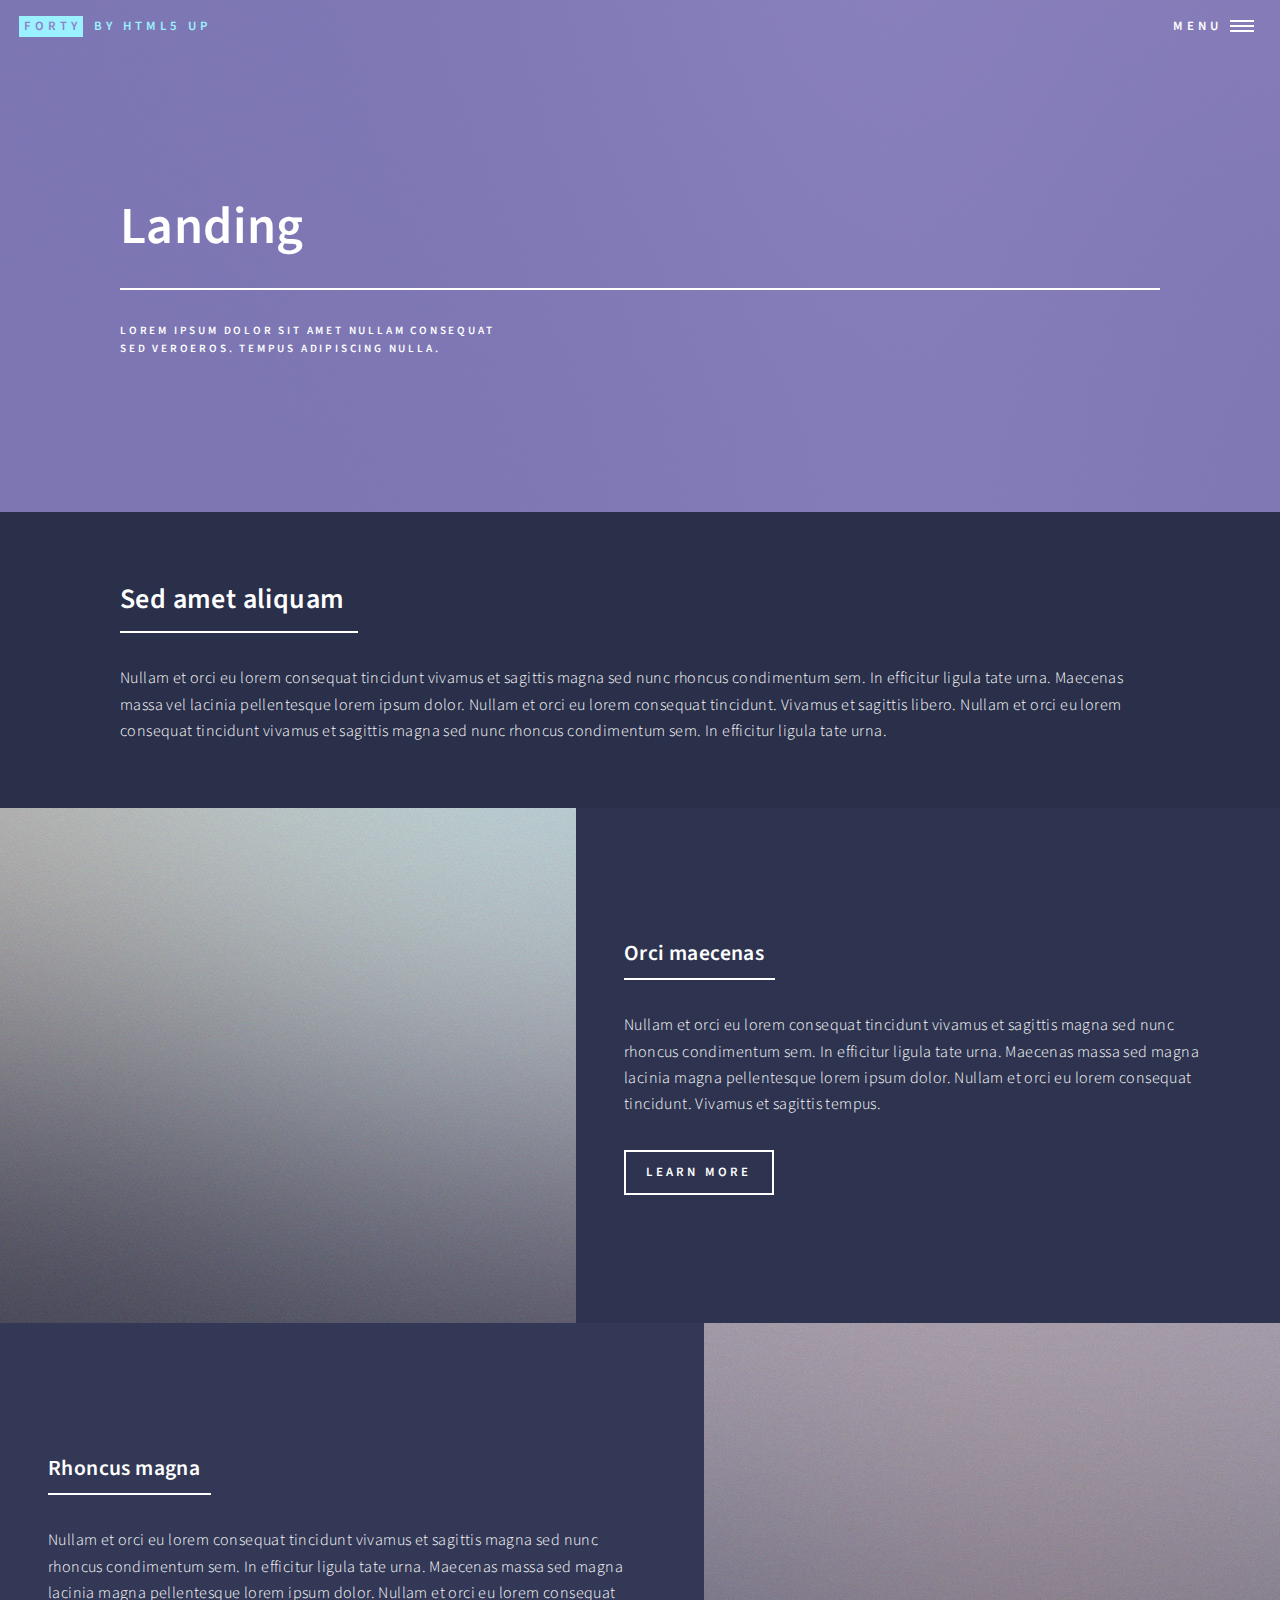
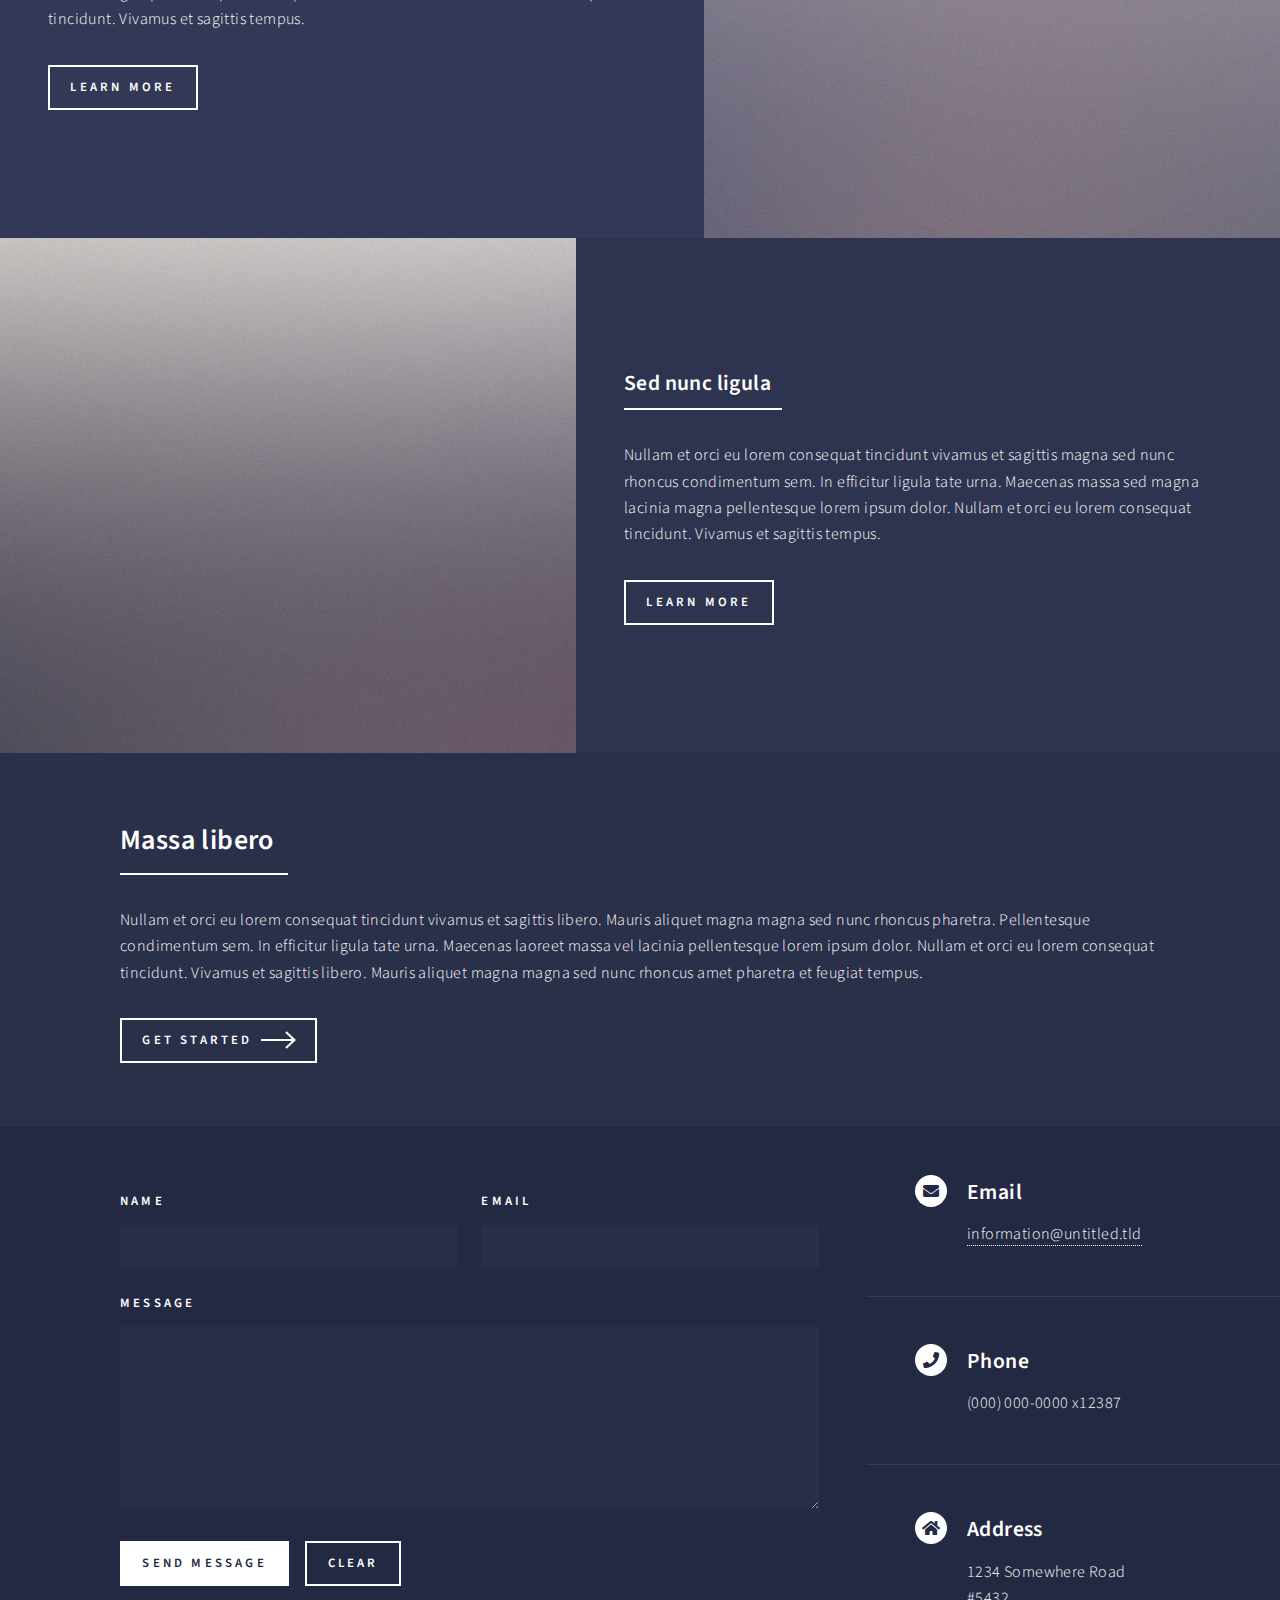
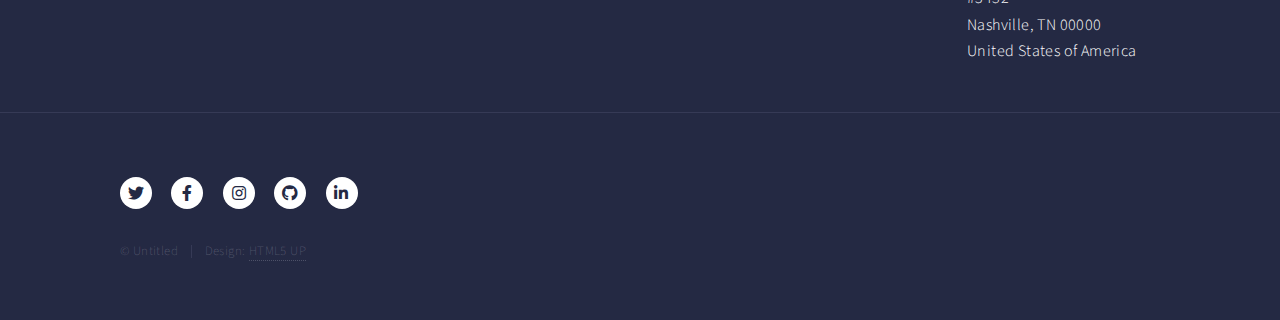
<file: landing.html>
<!DOCTYPE HTML>
<!--
	Forty by HTML5 UP
	html5up.net | @ajlkn
	Free for personal and commercial use under the CCA 3.0 license (html5up.net/license)
-->
<html>
	<head>
		<title>Landing - Forty by HTML5 UP</title>
		<meta charset="utf-8" />
		<meta name="viewport" content="width=device-width, initial-scale=1, user-scalable=no" />
		<link rel="stylesheet" href="assets/css/main.css" />
		<noscript><link rel="stylesheet" href="assets/css/noscript.css" /></noscript>
	</head>
	<body class="is-preload">

		<!-- Wrapper -->
			<div id="wrapper">

				<!-- Header -->
				<!-- Note: The "styleN" class below should match that of the banner element. -->
					<header id="header" class="alt style2">
						<a href="index.html" class="logo"><strong>Forty</strong> <span>by HTML5 UP</span></a>
						<nav>
							<a href="#menu">Menu</a>
						</nav>
					</header>

				<!-- Menu -->
					<nav id="menu">
						<ul class="links">
							<li><a href="index.html">Home</a></li>
							<li><a href="landing.html">Landing</a></li>
							<li><a href="generic.html">Generic</a></li>
							<li><a href="elements.html">Elements</a></li>
						</ul>
						<ul class="actions stacked">
							<li><a href="#" class="button primary fit">Get Started</a></li>
							<li><a href="#" class="button fit">Log In</a></li>
						</ul>
					</nav>

				<!-- Banner -->
				<!-- Note: The "styleN" class below should match that of the header element. -->
					<section id="banner" class="style2">
						<div class="inner">
							<span class="image">
								<img src="images/pic07.jpg" alt="" />
							</span>
							<header class="major">
								<h1>Landing</h1>
							</header>
							<div class="content">
								<p>Lorem ipsum dolor sit amet nullam consequat<br />
								sed veroeros. tempus adipiscing nulla.</p>
							</div>
						</div>
					</section>

				<!-- Main -->
					<div id="main">

						<!-- One -->
							<section id="one">
								<div class="inner">
									<header class="major">
										<h2>Sed amet aliquam</h2>
									</header>
									<p>Nullam et orci eu lorem consequat tincidunt vivamus et sagittis magna sed nunc rhoncus condimentum sem. In efficitur ligula tate urna. Maecenas massa vel lacinia pellentesque lorem ipsum dolor. Nullam et orci eu lorem consequat tincidunt. Vivamus et sagittis libero. Nullam et orci eu lorem consequat tincidunt vivamus et sagittis magna sed nunc rhoncus condimentum sem. In efficitur ligula tate urna.</p>
								</div>
							</section>

						<!-- Two -->
							<section id="two" class="spotlights">
								<section>
									<a href="generic.html" class="image">
										<img src="images/pic08.jpg" alt="" data-position="center center" />
									</a>
									<div class="content">
										<div class="inner">
											<header class="major">
												<h3>Orci maecenas</h3>
											</header>
											<p>Nullam et orci eu lorem consequat tincidunt vivamus et sagittis magna sed nunc rhoncus condimentum sem. In efficitur ligula tate urna. Maecenas massa sed magna lacinia magna pellentesque lorem ipsum dolor. Nullam et orci eu lorem consequat tincidunt. Vivamus et sagittis tempus.</p>
											<ul class="actions">
												<li><a href="generic.html" class="button">Learn more</a></li>
											</ul>
										</div>
									</div>
								</section>
								<section>
									<a href="generic.html" class="image">
										<img src="images/pic09.jpg" alt="" data-position="top center" />
									</a>
									<div class="content">
										<div class="inner">
											<header class="major">
												<h3>Rhoncus magna</h3>
											</header>
											<p>Nullam et orci eu lorem consequat tincidunt vivamus et sagittis magna sed nunc rhoncus condimentum sem. In efficitur ligula tate urna. Maecenas massa sed magna lacinia magna pellentesque lorem ipsum dolor. Nullam et orci eu lorem consequat tincidunt. Vivamus et sagittis tempus.</p>
											<ul class="actions">
												<li><a href="generic.html" class="button">Learn more</a></li>
											</ul>
										</div>
									</div>
								</section>
								<section>
									<a href="generic.html" class="image">
										<img src="images/pic10.jpg" alt="" data-position="25% 25%" />
									</a>
									<div class="content">
										<div class="inner">
											<header class="major">
												<h3>Sed nunc ligula</h3>
											</header>
											<p>Nullam et orci eu lorem consequat tincidunt vivamus et sagittis magna sed nunc rhoncus condimentum sem. In efficitur ligula tate urna. Maecenas massa sed magna lacinia magna pellentesque lorem ipsum dolor. Nullam et orci eu lorem consequat tincidunt. Vivamus et sagittis tempus.</p>
											<ul class="actions">
												<li><a href="generic.html" class="button">Learn more</a></li>
											</ul>
										</div>
									</div>
								</section>
							</section>

						<!-- Three -->
							<section id="three">
								<div class="inner">
									<header class="major">
										<h2>Massa libero</h2>
									</header>
									<p>Nullam et orci eu lorem consequat tincidunt vivamus et sagittis libero. Mauris aliquet magna magna sed nunc rhoncus pharetra. Pellentesque condimentum sem. In efficitur ligula tate urna. Maecenas laoreet massa vel lacinia pellentesque lorem ipsum dolor. Nullam et orci eu lorem consequat tincidunt. Vivamus et sagittis libero. Mauris aliquet magna magna sed nunc rhoncus amet pharetra et feugiat tempus.</p>
									<ul class="actions">
										<li><a href="generic.html" class="button next">Get Started</a></li>
									</ul>
								</div>
							</section>

					</div>

				<!-- Contact -->
					<section id="contact">
						<div class="inner">
							<section>
								<form method="post" action="#">
									<div class="fields">
										<div class="field half">
											<label for="name">Name</label>
											<input type="text" name="name" id="name" />
										</div>
										<div class="field half">
											<label for="email">Email</label>
											<input type="text" name="email" id="email" />
										</div>
										<div class="field">
											<label for="message">Message</label>
											<textarea name="message" id="message" rows="6"></textarea>
										</div>
									</div>
									<ul class="actions">
										<li><input type="submit" value="Send Message" class="primary" /></li>
										<li><input type="reset" value="Clear" /></li>
									</ul>
								</form>
							</section>
							<section class="split">
								<section>
									<div class="contact-method">
										<span class="icon solid alt fa-envelope"></span>
										<h3>Email</h3>
										<a href="#">information@untitled.tld</a>
									</div>
								</section>
								<section>
									<div class="contact-method">
										<span class="icon solid alt fa-phone"></span>
										<h3>Phone</h3>
										<span>(000) 000-0000 x12387</span>
									</div>
								</section>
								<section>
									<div class="contact-method">
										<span class="icon solid alt fa-home"></span>
										<h3>Address</h3>
										<span>1234 Somewhere Road #5432<br />
										Nashville, TN 00000<br />
										United States of America</span>
									</div>
								</section>
							</section>
						</div>
					</section>

				<!-- Footer -->
					<footer id="footer">
						<div class="inner">
							<ul class="icons">
								<li><a href="#" class="icon brands alt fa-twitter"><span class="label">Twitter</span></a></li>
								<li><a href="#" class="icon brands alt fa-facebook-f"><span class="label">Facebook</span></a></li>
								<li><a href="#" class="icon brands alt fa-instagram"><span class="label">Instagram</span></a></li>
								<li><a href="#" class="icon brands alt fa-github"><span class="label">GitHub</span></a></li>
								<li><a href="#" class="icon brands alt fa-linkedin-in"><span class="label">LinkedIn</span></a></li>
							</ul>
							<ul class="copyright">
								<li>&copy; Untitled</li><li>Design: <a href="https://html5up.net">HTML5 UP</a></li>
							</ul>
						</div>
					</footer>

			</div>

		<!-- Scripts -->
			<script src="assets/js/jquery.min.js"></script>
			<script src="assets/js/jquery.scrolly.min.js"></script>
			<script src="assets/js/jquery.scrollex.min.js"></script>
			<script src="assets/js/browser.min.js"></script>
			<script src="assets/js/breakpoints.min.js"></script>
			<script src="assets/js/util.js"></script>
			<script src="assets/js/main.js"></script>

	</body>
</html>
</file>
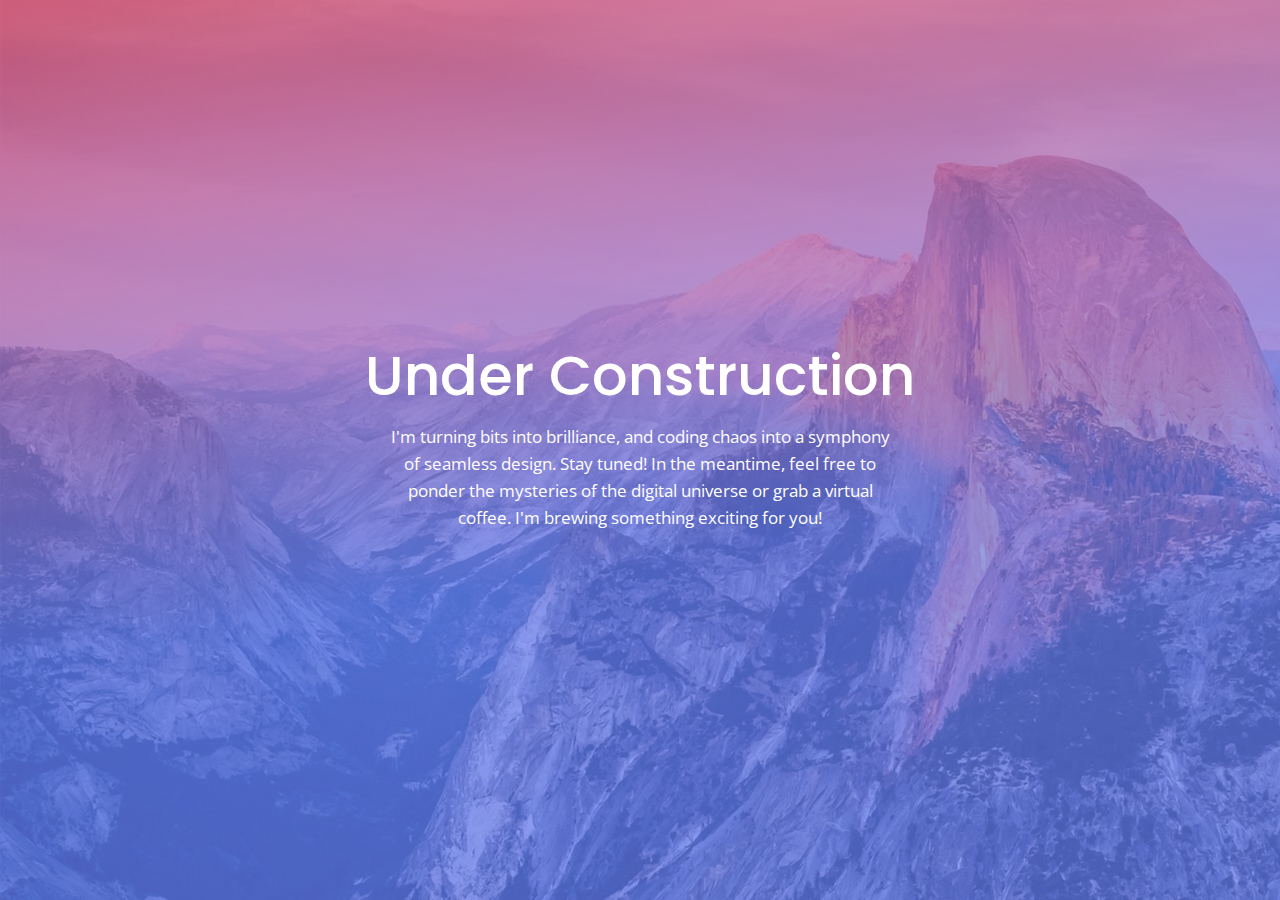
<file: under-construction.html>
<!DOCTYPE HTML>
<html lang="en">

<head>
	<title>Sylvia Otieno</title>
	<meta http-equiv="X-UA-Compatible" content="IE=edge">
	<meta name="viewport" content="width=device-width, initial-scale=1">
	<meta charset="UTF-8">


	<!-- Font -->

	<link href="https://fonts.googleapis.com/css?family=Open+Sans:400,700%7CPoppins:400,500" rel="stylesheet">


	<link href="common-css/ionicons.css" rel="stylesheet">


	<link rel="stylesheet" href="common-css/jquery.classycountdown.css" />

	<link href="07-comming-soon/css/styles.css" rel="stylesheet">

	<link href="07-comming-soon/css/responsive.css" rel="stylesheet">

</head>

<body>

	<div class="main-area center-text" style="background-image:url(images/countdown-6-1600x900.jpg);">

		<div class="display-table">
			<div class="display-table-cell">

				<h1 class="title"><b>Under Construction</b></h1>
				<p class="desc font-white">I'm turning bits into brilliance, and coding chaos
					into a symphony of seamless design. Stay tuned! In the meantime, feel free to ponder the mysteries
					of the digital universe or grab a virtual coffee. I'm brewing something exciting for you!</p>

				<!--<div class="email-input-area">
					<form method="post">
						<input class="email-input" name="email" type="text" placeholder="Enter your email" />
						<button class="submit-btn" name="submit" type="submit"><b>NOTIFY US</b></button>
					</form>
				</div><!-- email-input-area -->

				<!--<div id="normal-countdown" data-date="2018/01/01"></div>

				<ul class="social-btn">
					<li class="list-heading">Follow for update</li>
					<li><a href="#"><i class="ion-social-facebook"></i></a></li>
					<li><a href="#"><i class="ion-social-twitter"></i></a></li>
					<li><a href="#"><i class="ion-social-googleplus"></i></a></li>
					<li><a href="#"><i class="ion-social-instagram-outline"></i></a></li>
					<li><a href="#"><i class="ion-social-pinterest"></i></a></li>
				</ul>

			</div><!-- display-table -->
			</div><!-- display-table-cell -->
		</div><!-- main-area -->


		<!-- SCIPTS -->

		<script src="common-js/jquery-3.1.1.min.js"></script>

		<script src="common-js/jquery.countdown.min.js"></script>

		<script src="common-js/scripts.js"></script>

</body>

</html>
</file>
<file: assets/css/noscript.css>
/*
	Forty by HTML5 UP
	html5up.net | @ajlkn
	Free for personal and commercial use under the CCA 3.0 license (html5up.net/license)
*/

/* Banner */

	body.is-preload #banner:after {
		opacity: 0.85;
	}

	body.is-preload #banner > .inner {
		-moz-filter: none;
		-webkit-filter: none;
		-ms-filter: none;
		filter: none;
		-moz-transform: none;
		-webkit-transform: none;
		-ms-transform: none;
		transform: none;
		opacity: 1;
	}
</file>
<file: 07-comming-soon/css/styles.css>
/*
====================================================

* 	[Master Stylesheet]
	
	Theme Name :  
	Version    :  
	Author     :  
	Author URI :  

====================================================

	TOC
	
	1. PRIMARY STYLES
	2. COMMONS FOR PAGE DESIGN
		JQUERY LIGHT BOX
	3. MAIN SECTION
		TIME COUNTDOWN
		SOCIAL BTN

====================================================

/* ---------------------------------
1. PRIMARY STYLES
--------------------------------- */

html{ font-size: 100%; height: 100%; width: 100%; overflow-x: hidden; margin: 0px;  padding: 0px; touch-action: manipulation; }


body{ font-size: 16px; font-family: 'Open Sans', sans-serif; width: 100%; height: 100%; margin: 0; font-weight: 400;
	-webkit-font-smoothing: antialiased; -moz-osx-font-smoothing: grayscale; word-wrap: break-word; overflow-x: hidden; 
	color: #333; }

h1, h2, h3, h4, h5, h6, p, a, ul, span, li, img, inpot, button{ margin: 0; padding: 0; }

h1,h2,h3,h4,h5,h6{ line-height: 1.5; font-weight: inherit; }

h1,h2,h3{ font-family: 'Poppins', sans-serif; }

p{ line-height: 1.6; font-size: 1.05em; font-weight: 400; color: #555; }

h1{ font-size: 3.5em; line-height: 1; }
h2{ font-size: 3em; line-height: 1.1; }
h3{ font-size: 2.5em; }
h4{ font-size: 1.5em; }
h5{ font-size: 1.2em; }
h6{ font-size: .9em; letter-spacing: 1px; }

a, button{ display: inline-block; text-decoration: none; color: inherit; transition: all .3s; line-height: 1; }

a:focus, a:active, a:hover,
button:focus, button:active, button:hover,
a b.light-color:hover{ text-decoration: none; color: #E45F74; }

b{ font-weight: 500; }

img{ width: 100%; }

li{ list-style: none; display: inline-block; }

span{ display: inline-block; }

button{ outline: 0; border: 0; background: none; cursor: pointer; }

b.light-color{ color: #444; }

.icon{ font-size: 1.1em; display: inline-block; line-height: inherit; }

[class^="icon-"]:before, [class*=" icon-"]:before{ line-height: inherit; }

html {
  -webkit-box-sizing: border-box;
          box-sizing: border-box;
}

*,
*::before,
*::after {
  -webkit-box-sizing: inherit;
          box-sizing: inherit;
}



/* ---------------------------------
2. COMMONS FOR PAGE DESIGN
--------------------------------- */

.center-text{ text-align: center; } 

.display-table{ display: table; height: 100%; width: 100%; }

.display-table-cell{ display: table-cell; vertical-align: middle; }



::-webkit-input-placeholder { font-size: .9em; letter-spacing: 1px; }

::-moz-placeholder { font-size: .9em; letter-spacing: 1px; }

:-ms-input-placeholder { font-size: .9em; letter-spacing: 1px; }

:-moz-placeholder { font-size: .9em; letter-spacing: 1px; }


.full-height{ height: 100%; }

.position-static{ position: static; }

.font-white{ color: #fff; }


/* ---------------------------------
3. MAIN SECTION
--------------------------------- */

.main-area{ position: relative; z-index: 1; height: 100%; padding: 0 20px; background-size: cover;
	box-shadow: 2px 5px 30px rgba(0,0,0,.3); color: #fff; }

.main-area:after{ content:''; position: absolute; top: 0; bottom: 0;left: 0; right: 0; z-index: -1;  
	opacity: .7; background: linear-gradient(-9deg, #6a82fb 0%, #6a82fb 40%, #fc5c7d 100%); }

.main-area .desc{ margin: 20px auto; max-width: 500px; }
	
.main-area .notify-btn{ margin: 20px 0; padding: 13px 35px; border-radius: 50px; border: 2px solid #F84982;
	color: #fff; background: #F84982; }

.main-area .notify-btn:hover{ background: none; }


/* EMAIL INPUT */

.main-area .email-input-area{ margin: 40px auto; position: relative; width: 450px; height: 53px; }

.main-area .email-input-area .email-input{ width: 100%; position: absolute; top: 0; bottom: 0; left: 0; 
	border-radius: 40px; border: 0; outline: 0; padding: 0 140px 0 25px; transition: all .2s; background: #F1F2F3; 
	box-shadow: inset 0 0 1px rgba(0,0,0,.1), 0px 0px 0px 5px rgba(255,255,255,.3); border: 1px solid transparent; }

.main-area .email-input-area .email-input:focus{ border-color: #f89fbc; }


.main-area .email-input-area .submit-btn{ width: 120px; text-align: center; position: absolute; top: 5px; bottom: 5px; right: 5px; font-size: .9em;
	border-radius: 40px; transition: all .3s; background: #F84982; color: #fff; }

.main-area .email-input-area .submit-btn:hover{ background: #e40b52; }



/* TIME COUNTDOWN */

#normal-countdown{ text-align: center; }

#normal-countdown .time-sec{ position: relative; display: inline-block; margin: 12px; height: 90px; width: 90px; 
	border-radius: 100px; box-shadow: 0px 0px 0px 5px rgba(255,255,255,.5); background: #fff; color: #333; }

#normal-countdown .time-sec .main-time{ font-weight: 500; line-height: 70px; font-size: 2em; color: #F84982; }

#normal-countdown .time-sec span{ position: absolute; bottom: 20px; left: 50%; transform: translateX(-50%);
	font-size: .9em; font-weight: 600; }


/* SOCIAL BTN */

.main-area .social-btn{ position: absolute; bottom: 30px; width: 100%; left: 50%; transform: translateX(-50%); }


.main-area .social-btn .list-heading{ display: block; margin-bottom: 15px; }

.main-area .social-btn > li > a > i{ display: inline-block; height: 35px; width: 35px; line-height: 35px; border-radius: 40px;
	font-size: 1.04em; margin: 0 5px; }

.main-area .social-btn > li > a > i:hover{ background: #fff!important; }	
	
.main-area .social-btn > li > a > i[class*="facebook"]{ background: #2A61D6; }
.main-area .social-btn > li > a > i[class*="twitter"]{ background: #3AA4F8; }
.main-area .social-btn > li > a > i[class*="google"]{ background: #F43846; }
.main-area .social-btn > li > a > i[class*="instagram"]{ background: #8F614A; }
.main-area .social-btn > li > a > i[class*="pinterest"]{ background: #E1C013; }
</file>
<file: 07-comming-soon/css/responsive.css>
/* Screens Resolution : 992px
-------------------------------------------------------------------------- */
@media only screen and (max-width: 1200px) {

}

/* Screens Resolution : 992px
-------------------------------------------------------------------------- */
@media only screen and (max-width: 992px) {
	
	

}


/* Screens Resolution : 767px
-------------------------------------------------------------------------- */
@media only screen and (max-width: 767px) {
	
	/* ---------------------------------
	1. PRIMARY STYLES
	--------------------------------- */

	p{ line-height: 1.4; }

	h1{ font-size: 2.8em; line-height: 1; }
	h2{ font-size: 2.2em; line-height: 1.1; }
	h3{ font-size: 1.8em; }
	
	
	/* ---------------------------------
	3. MAIN SECTION
	--------------------------------- */
	
	.main-area{ padding-bottom: 80px; }
	
	.main-area .email-input-area{ margin: 5% auto; width: 90%; height: 47px; }
	
	.main-area .email-input-area .email-input{ width: 100%; position: absolute; top: 0; bottom: 0; left: 0; 
	border-radius: 40px; border: 0; outline: 0; padding: 0 95px 0 15px; }

	.main-area .email-input-area .submit-btn{ width: 80px; text-align: center; position: absolute; top: 5px; bottom: 5px; right: 5px;  }
	
	
	/* TIME COUNTDOWN */

	#normal-countdown .time-sec{ height: 70px; width: 70px; margin: 7px; }

	#normal-countdown .time-sec .main-time{ line-height: 55px; font-size: 1.8em; }
	
	#normal-countdown .time-sec span{ bottom: 12px; }
	
}

/* Screens Resolution : 479px
-------------------------------------------------------------------------- */
@media only screen and (max-width: 479px) {

	/* ---------------------------------
	1. PRIMARY STYLES
	--------------------------------- */

	body{ font-size: 12px; }
	
	/* ---------------------------------
	3. MAIN SECTION
	--------------------------------- */
	
	/* TIME COUNTDOWN */

	#normal-countdown .time-sec{ height: 60px; width: 60px; }

	#normal-countdown .time-sec .main-time{ line-height: 45px; font-size: 1.5em;}
	
}

/* Screens Resolution : 359px
-------------------------------------------------------------------------- */
@media only screen and (max-width: 359px) {
	
	
}

/* Screens Resolution : 290px
-------------------------------------------------------------------------- */
@media only screen and (max-width: 290px) {
	
	
}
</file>
<file: assets/css/main.css>
@import url(fontawesome-all.min.css);
@import url("https://fonts.googleapis.com/css?family=Source+Sans+Pro:300,300italic,600,600italic");

/*
	Forty by HTML5 UP
	html5up.net | @ajlkn
	Free for personal and commercial use under the CCA 3.0 license (html5up.net/license)
*/

html, body, div, span, applet, object,
iframe, h1, h2, h3, h4, h5, h6, p, blockquote,
pre, a, abbr, acronym, address, big, cite,
code, del, dfn, em, img, ins, kbd, q, s, samp,
small, strike, strong, sub, sup, tt, var, b,
u, i, center, dl, dt, dd, ol, ul, li, fieldset,
form, label, legend, table, caption, tbody,
tfoot, thead, tr, th, td, article, aside,
canvas, details, embed, figure, figcaption,
footer, header, hgroup, menu, nav, output, ruby,
section, summary, time, mark, audio, video {
	margin: 0;
	padding: 0;
	border: 0;
	font-size: 100%;
	font: inherit;
	vertical-align: baseline;}

article, aside, details, figcaption, figure,
footer, header, hgroup, menu, nav, section {
	display: block;}

body {
	line-height: 1;
}

ol, ul {
	list-style: none;
}

blockquote, q {
	quotes: none;
}

	blockquote:before, blockquote:after, q:before, q:after {
		content: '';
		content: none;
	}

table {
	border-collapse: collapse;
	border-spacing: 0;
}

body {
	-webkit-text-size-adjust: none;
}

mark {
	background-color: transparent;
	color: inherit;
}

input::-moz-focus-inner {
	border: 0;
	padding: 0;
}

input, select, textarea {
	-moz-appearance: none;
	-webkit-appearance: none;
	-ms-appearance: none;
	appearance: none;
}

/* Basic */

	@-ms-viewport {
		width: device-width;
	}

	body {
		-ms-overflow-style: scrollbar;
	}

	@media screen and (max-width: 480px) {

		html, body {
			min-width: 320px;
		}

	}

	html {
		box-sizing: border-box;
	}

	*, *:before, *:after {
		box-sizing: inherit;
	}

	body {
		background: #242943;
	}

		body.is-preload *, body.is-preload *:before, body.is-preload *:after {
			-moz-animation: none !important;
			-webkit-animation: none !important;
			-ms-animation: none !important;
			animation: none !important;
			-moz-transition: none !important;
			-webkit-transition: none !important;
			-ms-transition: none !important;
			transition: none !important;
		}

/* Type */

	body, input, select, textarea {
		color: #ffffff;
		font-family: "Source Sans Pro", Helvetica, sans-serif;
		font-size: 17pt;
		font-weight: 300;
		letter-spacing: 0.025em;
		line-height: 1.65;
	}

		@media screen and (max-width: 1680px) {

			body, input, select, textarea {
				font-size: 14pt;
			}

		}

		@media screen and (max-width: 1280px) {

			body, input, select, textarea {
				font-size: 12pt;
			}

		}

		@media screen and (max-width: 360px) {

			body, input, select, textarea {
				font-size: 11pt;
			}

		}

	a {
		-moz-transition: color 0.2s ease-in-out, border-bottom-color 0.2s ease-in-out;
		-webkit-transition: color 0.2s ease-in-out, border-bottom-color 0.2s ease-in-out;
		-ms-transition: color 0.2s ease-in-out, border-bottom-color 0.2s ease-in-out;
		transition: color 0.2s ease-in-out, border-bottom-color 0.2s ease-in-out;
		border-bottom: dotted 1px;
		color: inherit;
		text-decoration: none;
	}

		a:hover {
			border-bottom-color: transparent;
			color: #9bf1ff !important;
		}

		a:active {
			color: #53e3fb !important;
		}

	strong, b {
		color: #ffffff;
		font-weight: 600;
	}

	em, i {
		font-style: italic;
	}

	p {
		margin: 0 0 2em 0;
	}

	h1, h2, h3, h4, h5, h6 {
		color: #ffffff;
		font-weight: 600;
		line-height: 1.65;
		margin: 0 0 1em 0;
	}

		h1 a, h2 a, h3 a, h4 a, h5 a, h6 a {
			color: inherit;
			border-bottom: 0;
		}

	h1 {
		font-size: 2.5em;
	}

	h2 {
		font-size: 1.75em;
	}

	h3 {
		font-size: 1.35em;
	}

	h4 {
		font-size: 1.1em;
	}

	h5 {
		font-size: 0.9em;
	}

	h6 {
		font-size: 0.7em;
	}

	@media screen and (max-width: 736px) {

		h1 {
			font-size: 2em;
		}

		h2 {
			font-size: 1.5em;
		}

		h3 {
			font-size: 1.25em;
		}

	}

	sub {
		font-size: 0.8em;
		position: relative;
		top: 0.5em;
	}

	sup {
		font-size: 0.8em;
		position: relative;
		top: -0.5em;
	}

	blockquote {
		border-left: solid 4px rgba(212, 212, 255, 0.1);
		font-style: italic;
		margin: 0 0 2em 0;
		padding: 0.5em 0 0.5em 2em;
	}

	code {
		background: rgba(212, 212, 255, 0.035);
		font-family: "Courier New", monospace;
		font-size: 0.9em;
		margin: 0 0.25em;
		padding: 0.25em 0.65em;
	}

	pre {
		-webkit-overflow-scrolling: touch;
		font-family: "Courier New", monospace;
		font-size: 0.9em;
		margin: 0 0 2em 0;
	}

		pre code {
			display: block;
			line-height: 1.75;
			padding: 1em 1.5em;
			overflow-x: auto;
		}

	hr {
		border: 0;
		border-bottom: solid 1px rgba(212, 212, 255, 0.1);
		margin: 2em 0;
	}

		hr.major {
			margin: 3em 0;
		}

	.align-left {
		text-align: left;
	}

	.align-center {
		text-align: center;
	}

	.align-right {
		text-align: right;
	}

/* Row */

	.row {
		display: flex;
		flex-wrap: wrap;
		box-sizing: border-box;
		align-items: stretch;
	}

		.row > * {
			box-sizing: border-box;
		}

		.row.gtr-uniform > * > :last-child {
			margin-bottom: 0;
		}

		.row.aln-left {
			justify-content: flex-start;
		}

		.row.aln-center {
			justify-content: center;
		}

		.row.aln-right {
			justify-content: flex-end;
		}

		.row.aln-top {
			align-items: flex-start;
		}

		.row.aln-middle {
			align-items: center;
		}

		.row.aln-bottom {
			align-items: flex-end;
		}

		.row > .imp {
			order: -1;
		}

		.row > .col-1 {
			width: 8.33333%;
		}

		.row > .off-1 {
			margin-left: 8.33333%;
		}

		.row > .col-2 {
			width: 16.66667%;
		}

		.row > .off-2 {
			margin-left: 16.66667%;
		}

		.row > .col-3 {
			width: 25%;
		}

		.row > .off-3 {
			margin-left: 25%;
		}

		.row > .col-4 {
			width: 33.33333%;
		}

		.row > .off-4 {
			margin-left: 33.33333%;
		}

		.row > .col-5 {
			width: 41.66667%;
		}

		.row > .off-5 {
			margin-left: 41.66667%;
		}

		.row > .col-6 {
			width: 50%;
		}

		.row > .off-6 {
			margin-left: 50%;
		}

		.row > .col-7 {
			width: 58.33333%;
		}

		.row > .off-7 {
			margin-left: 58.33333%;
		}

		.row > .col-8 {
			width: 66.66667%;
		}

		.row > .off-8 {
			margin-left: 66.66667%;
		}

		.row > .col-9 {
			width: 75%;
		}

		.row > .off-9 {
			margin-left: 75%;
		}

		.row > .col-10 {
			width: 83.33333%;
		}

		.row > .off-10 {
			margin-left: 83.33333%;
		}

		.row > .col-11 {
			width: 91.66667%;
		}

		.row > .off-11 {
			margin-left: 91.66667%;
		}

		.row > .col-12 {
			width: 100%;
		}

		.row > .off-12 {
			margin-left: 100%;
		}

		.row.gtr-0 {
			margin-top: 0;
			margin-left: 0em;
		}

			.row.gtr-0 > * {
				padding: 0 0 0 0em;
			}

			.row.gtr-0.gtr-uniform {
				margin-top: 0em;
			}

				.row.gtr-0.gtr-uniform > * {
					padding-top: 0em;
				}

		.row.gtr-25 {
			margin-top: 0;
			margin-left: -0.5em;
		}

			.row.gtr-25 > * {
				padding: 0 0 0 0.5em;
			}

			.row.gtr-25.gtr-uniform {
				margin-top: -0.5em;
			}

				.row.gtr-25.gtr-uniform > * {
					padding-top: 0.5em;
				}

		.row.gtr-50 {
			margin-top: 0;
			margin-left: -1em;
		}

			.row.gtr-50 > * {
				padding: 0 0 0 1em;
			}

			.row.gtr-50.gtr-uniform {
				margin-top: -1em;
			}

				.row.gtr-50.gtr-uniform > * {
					padding-top: 1em;
				}

		.row {
			margin-top: 0;
			margin-left: -2em;
		}

			.row > * {
				padding: 0 0 0 2em;
			}

			.row.gtr-uniform {
				margin-top: -2em;
			}

				.row.gtr-uniform > * {
					padding-top: 2em;
				}

		.row.gtr-150 {
			margin-top: 0;
			margin-left: -3em;
		}

			.row.gtr-150 > * {
				padding: 0 0 0 3em;
			}

			.row.gtr-150.gtr-uniform {
				margin-top: -3em;
			}

				.row.gtr-150.gtr-uniform > * {
					padding-top: 3em;
				}

		.row.gtr-200 {
			margin-top: 0;
			margin-left: -4em;
		}

			.row.gtr-200 > * {
				padding: 0 0 0 4em;
			}

			.row.gtr-200.gtr-uniform {
				margin-top: -4em;
			}

				.row.gtr-200.gtr-uniform > * {
					padding-top: 4em;
				}

		@media screen and (max-width: 1680px) {

			.row {
				display: flex;
				flex-wrap: wrap;
				box-sizing: border-box;
				align-items: stretch;
			}

				.row > * {
					box-sizing: border-box;
				}

				.row.gtr-uniform > * > :last-child {
					margin-bottom: 0;
				}

				.row.aln-left {
					justify-content: flex-start;
				}

				.row.aln-center {
					justify-content: center;
				}

				.row.aln-right {
					justify-content: flex-end;
				}

				.row.aln-top {
					align-items: flex-start;
				}

				.row.aln-middle {
					align-items: center;
				}

				.row.aln-bottom {
					align-items: flex-end;
				}

				.row > .imp-xlarge {
					order: -1;
				}

				.row > .col-1-xlarge {
					width: 8.33333%;
				}

				.row > .off-1-xlarge {
					margin-left: 8.33333%;
				}

				.row > .col-2-xlarge {
					width: 16.66667%;
				}

				.row > .off-2-xlarge {
					margin-left: 16.66667%;
				}

				.row > .col-3-xlarge {
					width: 25%;
				}

				.row > .off-3-xlarge {
					margin-left: 25%;
				}

				.row > .col-4-xlarge {
					width: 33.33333%;
				}

				.row > .off-4-xlarge {
					margin-left: 33.33333%;
				}

				.row > .col-5-xlarge {
					width: 41.66667%;
				}

				.row > .off-5-xlarge {
					margin-left: 41.66667%;
				}

				.row > .col-6-xlarge {
					width: 50%;
				}

				.row > .off-6-xlarge {
					margin-left: 50%;
				}

				.row > .col-7-xlarge {
					width: 58.33333%;
				}

				.row > .off-7-xlarge {
					margin-left: 58.33333%;
				}

				.row > .col-8-xlarge {
					width: 66.66667%;
				}

				.row > .off-8-xlarge {
					margin-left: 66.66667%;
				}

				.row > .col-9-xlarge {
					width: 75%;
				}

				.row > .off-9-xlarge {
					margin-left: 75%;
				}

				.row > .col-10-xlarge {
					width: 83.33333%;
				}

				.row > .off-10-xlarge {
					margin-left: 83.33333%;
				}

				.row > .col-11-xlarge {
					width: 91.66667%;
				}

				.row > .off-11-xlarge {
					margin-left: 91.66667%;
				}

				.row > .col-12-xlarge {
					width: 100%;
				}

				.row > .off-12-xlarge {
					margin-left: 100%;
				}

				.row.gtr-0 {
					margin-top: 0;
					margin-left: 0em;
				}

					.row.gtr-0 > * {
						padding: 0 0 0 0em;
					}

					.row.gtr-0.gtr-uniform {
						margin-top: 0em;
					}

						.row.gtr-0.gtr-uniform > * {
							padding-top: 0em;
						}

				.row.gtr-25 {
					margin-top: 0;
					margin-left: -0.5em;
				}

					.row.gtr-25 > * {
						padding: 0 0 0 0.5em;
					}

					.row.gtr-25.gtr-uniform {
						margin-top: -0.5em;
					}

						.row.gtr-25.gtr-uniform > * {
							padding-top: 0.5em;
						}

				.row.gtr-50 {
					margin-top: 0;
					margin-left: -1em;
				}

					.row.gtr-50 > * {
						padding: 0 0 0 1em;
					}

					.row.gtr-50.gtr-uniform {
						margin-top: -1em;
					}

						.row.gtr-50.gtr-uniform > * {
							padding-top: 1em;
						}

				.row {
					margin-top: 0;
					margin-left: -2em;
				}

					.row > * {
						padding: 0 0 0 2em;
					}

					.row.gtr-uniform {
						margin-top: -2em;
					}

						.row.gtr-uniform > * {
							padding-top: 2em;
						}

				.row.gtr-150 {
					margin-top: 0;
					margin-left: -3em;
				}

					.row.gtr-150 > * {
						padding: 0 0 0 3em;
					}

					.row.gtr-150.gtr-uniform {
						margin-top: -3em;
					}

						.row.gtr-150.gtr-uniform > * {
							padding-top: 3em;
						}

				.row.gtr-200 {
					margin-top: 0;
					margin-left: -4em;
				}

					.row.gtr-200 > * {
						padding: 0 0 0 4em;
					}

					.row.gtr-200.gtr-uniform {
						margin-top: -4em;
					}

						.row.gtr-200.gtr-uniform > * {
							padding-top: 4em;
						}

		}

		@media screen and (max-width: 1280px) {

			.row {
				display: flex;
				flex-wrap: wrap;
				box-sizing: border-box;
				align-items: stretch;
			}

				.row > * {
					box-sizing: border-box;
				}

				.row.gtr-uniform > * > :last-child {
					margin-bottom: 0;
				}

				.row.aln-left {
					justify-content: flex-start;
				}

				.row.aln-center {
					justify-content: center;
				}

				.row.aln-right {
					justify-content: flex-end;
				}

				.row.aln-top {
					align-items: flex-start;
				}

				.row.aln-middle {
					align-items: center;
				}

				.row.aln-bottom {
					align-items: flex-end;
				}

				.row > .imp-large {
					order: -1;
				}

				.row > .col-1-large {
					width: 8.33333%;
				}

				.row > .off-1-large {
					margin-left: 8.33333%;
				}

				.row > .col-2-large {
					width: 16.66667%;
				}

				.row > .off-2-large {
					margin-left: 16.66667%;
				}

				.row > .col-3-large {
					width: 25%;
				}

				.row > .off-3-large {
					margin-left: 25%;
				}

				.row > .col-4-large {
					width: 33.33333%;
				}

				.row > .off-4-large {
					margin-left: 33.33333%;
				}

				.row > .col-5-large {
					width: 41.66667%;
				}

				.row > .off-5-large {
					margin-left: 41.66667%;
				}

				.row > .col-6-large {
					width: 50%;
				}

				.row > .off-6-large {
					margin-left: 50%;
				}

				.row > .col-7-large {
					width: 58.33333%;
				}

				.row > .off-7-large {
					margin-left: 58.33333%;
				}

				.row > .col-8-large {
					width: 66.66667%;
				}

				.row > .off-8-large {
					margin-left: 66.66667%;
				}

				.row > .col-9-large {
					width: 75%;
				}

				.row > .off-9-large {
					margin-left: 75%;
				}

				.row > .col-10-large {
					width: 83.33333%;
				}

				.row > .off-10-large {
					margin-left: 83.33333%;
				}

				.row > .col-11-large {
					width: 91.66667%;
				}

				.row > .off-11-large {
					margin-left: 91.66667%;
				}

				.row > .col-12-large {
					width: 100%;
				}

				.row > .off-12-large {
					margin-left: 100%;
				}

				.row.gtr-0 {
					margin-top: 0;
					margin-left: 0em;
				}

					.row.gtr-0 > * {
						padding: 0 0 0 0em;
					}

					.row.gtr-0.gtr-uniform {
						margin-top: 0em;
					}

						.row.gtr-0.gtr-uniform > * {
							padding-top: 0em;
						}

				.row.gtr-25 {
					margin-top: 0;
					margin-left: -0.375em;
				}

					.row.gtr-25 > * {
						padding: 0 0 0 0.375em;
					}

					.row.gtr-25.gtr-uniform {
						margin-top: -0.375em;
					}

						.row.gtr-25.gtr-uniform > * {
							padding-top: 0.375em;
						}

				.row.gtr-50 {
					margin-top: 0;
					margin-left: -0.75em;
				}

					.row.gtr-50 > * {
						padding: 0 0 0 0.75em;
					}

					.row.gtr-50.gtr-uniform {
						margin-top: -0.75em;
					}

						.row.gtr-50.gtr-uniform > * {
							padding-top: 0.75em;
						}

				.row {
					margin-top: 0;
					margin-left: -1.5em;
				}

					.row > * {
						padding: 0 0 0 1.5em;
					}

					.row.gtr-uniform {
						margin-top: -1.5em;
					}

						.row.gtr-uniform > * {
							padding-top: 1.5em;
						}

				.row.gtr-150 {
					margin-top: 0;
					margin-left: -2.25em;
				}

					.row.gtr-150 > * {
						padding: 0 0 0 2.25em;
					}

					.row.gtr-150.gtr-uniform {
						margin-top: -2.25em;
					}

						.row.gtr-150.gtr-uniform > * {
							padding-top: 2.25em;
						}

				.row.gtr-200 {
					margin-top: 0;
					margin-left: -3em;
				}

					.row.gtr-200 > * {
						padding: 0 0 0 3em;
					}

					.row.gtr-200.gtr-uniform {
						margin-top: -3em;
					}

						.row.gtr-200.gtr-uniform > * {
							padding-top: 3em;
						}

		}

		@media screen and (max-width: 980px) {

			.row {
				display: flex;
				flex-wrap: wrap;
				box-sizing: border-box;
				align-items: stretch;
			}

				.row > * {
					box-sizing: border-box;
				}

				.row.gtr-uniform > * > :last-child {
					margin-bottom: 0;
				}

				.row.aln-left {
					justify-content: flex-start;
				}

				.row.aln-center {
					justify-content: center;
				}

				.row.aln-right {
					justify-content: flex-end;
				}

				.row.aln-top {
					align-items: flex-start;
				}

				.row.aln-middle {
					align-items: center;
				}

				.row.aln-bottom {
					align-items: flex-end;
				}

				.row > .imp-medium {
					order: -1;
				}

				.row > .col-1-medium {
					width: 8.33333%;
				}

				.row > .off-1-medium {
					margin-left: 8.33333%;
				}

				.row > .col-2-medium {
					width: 16.66667%;
				}

				.row > .off-2-medium {
					margin-left: 16.66667%;
				}

				.row > .col-3-medium {
					width: 25%;
				}

				.row > .off-3-medium {
					margin-left: 25%;
				}

				.row > .col-4-medium {
					width: 33.33333%;
				}

				.row > .off-4-medium {
					margin-left: 33.33333%;
				}

				.row > .col-5-medium {
					width: 41.66667%;
				}

				.row > .off-5-medium {
					margin-left: 41.66667%;
				}

				.row > .col-6-medium {
					width: 50%;
				}

				.row > .off-6-medium {
					margin-left: 50%;
				}

				.row > .col-7-medium {
					width: 58.33333%;
				}

				.row > .off-7-medium {
					margin-left: 58.33333%;
				}

				.row > .col-8-medium {
					width: 66.66667%;
				}

				.row > .off-8-medium {
					margin-left: 66.66667%;
				}

				.row > .col-9-medium {
					width: 75%;
				}

				.row > .off-9-medium {
					margin-left: 75%;
				}

				.row > .col-10-medium {
					width: 83.33333%;
				}

				.row > .off-10-medium {
					margin-left: 83.33333%;
				}

				.row > .col-11-medium {
					width: 91.66667%;
				}

				.row > .off-11-medium {
					margin-left: 91.66667%;
				}

				.row > .col-12-medium {
					width: 100%;
				}

				.row > .off-12-medium {
					margin-left: 100%;
				}

				.row.gtr-0 {
					margin-top: 0;
					margin-left: 0em;
				}

					.row.gtr-0 > * {
						padding: 0 0 0 0em;
					}

					.row.gtr-0.gtr-uniform {
						margin-top: 0em;
					}

						.row.gtr-0.gtr-uniform > * {
							padding-top: 0em;
						}

				.row.gtr-25 {
					margin-top: 0;
					margin-left: -0.375em;
				}

					.row.gtr-25 > * {
						padding: 0 0 0 0.375em;
					}

					.row.gtr-25.gtr-uniform {
						margin-top: -0.375em;
					}

						.row.gtr-25.gtr-uniform > * {
							padding-top: 0.375em;
						}

				.row.gtr-50 {
					margin-top: 0;
					margin-left: -0.75em;
				}

					.row.gtr-50 > * {
						padding: 0 0 0 0.75em;
					}

					.row.gtr-50.gtr-uniform {
						margin-top: -0.75em;
					}

						.row.gtr-50.gtr-uniform > * {
							padding-top: 0.75em;
						}

				.row {
					margin-top: 0;
					margin-left: -1.5em;
				}

					.row > * {
						padding: 0 0 0 1.5em;
					}

					.row.gtr-uniform {
						margin-top: -1.5em;
					}

						.row.gtr-uniform > * {
							padding-top: 1.5em;
						}

				.row.gtr-150 {
					margin-top: 0;
					margin-left: -2.25em;
				}

					.row.gtr-150 > * {
						padding: 0 0 0 2.25em;
					}

					.row.gtr-150.gtr-uniform {
						margin-top: -2.25em;
					}

						.row.gtr-150.gtr-uniform > * {
							padding-top: 2.25em;
						}

				.row.gtr-200 {
					margin-top: 0;
					margin-left: -3em;
				}

					.row.gtr-200 > * {
						padding: 0 0 0 3em;
					}

					.row.gtr-200.gtr-uniform {
						margin-top: -3em;
					}

						.row.gtr-200.gtr-uniform > * {
							padding-top: 3em;
						}

		}

		@media screen and (max-width: 736px) {

			.row {
				display: flex;
				flex-wrap: wrap;
				box-sizing: border-box;
				align-items: stretch;
			}

				.row > * {
					box-sizing: border-box;
				}

				.row.gtr-uniform > * > :last-child {
					margin-bottom: 0;
				}

				.row.aln-left {
					justify-content: flex-start;
				}

				.row.aln-center {
					justify-content: center;
				}

				.row.aln-right {
					justify-content: flex-end;
				}

				.row.aln-top {
					align-items: flex-start;
				}

				.row.aln-middle {
					align-items: center;
				}

				.row.aln-bottom {
					align-items: flex-end;
				}

				.row > .imp-small {
					order: -1;
				}

				.row > .col-1-small {
					width: 8.33333%;
				}

				.row > .off-1-small {
					margin-left: 8.33333%;
				}

				.row > .col-2-small {
					width: 16.66667%;
				}

				.row > .off-2-small {
					margin-left: 16.66667%;
				}

				.row > .col-3-small {
					width: 25%;
				}

				.row > .off-3-small {
					margin-left: 25%;
				}

				.row > .col-4-small {
					width: 33.33333%;
				}

				.row > .off-4-small {
					margin-left: 33.33333%;
				}

				.row > .col-5-small {
					width: 41.66667%;
				}

				.row > .off-5-small {
					margin-left: 41.66667%;
				}

				.row > .col-6-small {
					width: 50%;
				}

				.row > .off-6-small {
					margin-left: 50%;
				}

				.row > .col-7-small {
					width: 58.33333%;
				}

				.row > .off-7-small {
					margin-left: 58.33333%;
				}

				.row > .col-8-small {
					width: 66.66667%;
				}

				.row > .off-8-small {
					margin-left: 66.66667%;
				}

				.row > .col-9-small {
					width: 75%;
				}

				.row > .off-9-small {
					margin-left: 75%;
				}

				.row > .col-10-small {
					width: 83.33333%;
				}

				.row > .off-10-small {
					margin-left: 83.33333%;
				}

				.row > .col-11-small {
					width: 91.66667%;
				}

				.row > .off-11-small {
					margin-left: 91.66667%;
				}

				.row > .col-12-small {
					width: 100%;
				}

				.row > .off-12-small {
					margin-left: 100%;
				}

				.row.gtr-0 {
					margin-top: 0;
					margin-left: 0em;
				}

					.row.gtr-0 > * {
						padding: 0 0 0 0em;
					}

					.row.gtr-0.gtr-uniform {
						margin-top: 0em;
					}

						.row.gtr-0.gtr-uniform > * {
							padding-top: 0em;
						}

				.row.gtr-25 {
					margin-top: 0;
					margin-left: -0.3125em;
				}

					.row.gtr-25 > * {
						padding: 0 0 0 0.3125em;
					}

					.row.gtr-25.gtr-uniform {
						margin-top: -0.3125em;
					}

						.row.gtr-25.gtr-uniform > * {
							padding-top: 0.3125em;
						}

				.row.gtr-50 {
					margin-top: 0;
					margin-left: -0.625em;
				}

					.row.gtr-50 > * {
						padding: 0 0 0 0.625em;
					}

					.row.gtr-50.gtr-uniform {
						margin-top: -0.625em;
					}

						.row.gtr-50.gtr-uniform > * {
							padding-top: 0.625em;
						}

				.row {
					margin-top: 0;
					margin-left: -1.25em;
				}

					.row > * {
						padding: 0 0 0 1.25em;
					}

					.row.gtr-uniform {
						margin-top: -1.25em;
					}

						.row.gtr-uniform > * {
							padding-top: 1.25em;
						}

				.row.gtr-150 {
					margin-top: 0;
					margin-left: -1.875em;
				}

					.row.gtr-150 > * {
						padding: 0 0 0 1.875em;
					}

					.row.gtr-150.gtr-uniform {
						margin-top: -1.875em;
					}

						.row.gtr-150.gtr-uniform > * {
							padding-top: 1.875em;
						}

				.row.gtr-200 {
					margin-top: 0;
					margin-left: -2.5em;
				}

					.row.gtr-200 > * {
						padding: 0 0 0 2.5em;
					}

					.row.gtr-200.gtr-uniform {
						margin-top: -2.5em;
					}

						.row.gtr-200.gtr-uniform > * {
							padding-top: 2.5em;
						}

		}

		@media screen and (max-width: 480px) {

			.row {
				display: flex;
				flex-wrap: wrap;
				box-sizing: border-box;
				align-items: stretch;
			}

				.row > * {
					box-sizing: border-box;
				}

				.row.gtr-uniform > * > :last-child {
					margin-bottom: 0;
				}

				.row.aln-left {
					justify-content: flex-start;
				}

				.row.aln-center {
					justify-content: center;
				}

				.row.aln-right {
					justify-content: flex-end;
				}

				.row.aln-top {
					align-items: flex-start;
				}

				.row.aln-middle {
					align-items: center;
				}

				.row.aln-bottom {
					align-items: flex-end;
				}

				.row > .imp-xsmall {
					order: -1;
				}

				.row > .col-1-xsmall {
					width: 8.33333%;
				}

				.row > .off-1-xsmall {
					margin-left: 8.33333%;
				}

				.row > .col-2-xsmall {
					width: 16.66667%;
				}

				.row > .off-2-xsmall {
					margin-left: 16.66667%;
				}

				.row > .col-3-xsmall {
					width: 25%;
				}

				.row > .off-3-xsmall {
					margin-left: 25%;
				}

				.row > .col-4-xsmall {
					width: 33.33333%;
				}

				.row > .off-4-xsmall {
					margin-left: 33.33333%;
				}

				.row > .col-5-xsmall {
					width: 41.66667%;
				}

				.row > .off-5-xsmall {
					margin-left: 41.66667%;
				}

				.row > .col-6-xsmall {
					width: 50%;
				}

				.row > .off-6-xsmall {
					margin-left: 50%;
				}

				.row > .col-7-xsmall {
					width: 58.33333%;
				}

				.row > .off-7-xsmall {
					margin-left: 58.33333%;
				}

				.row > .col-8-xsmall {
					width: 66.66667%;
				}

				.row > .off-8-xsmall {
					margin-left: 66.66667%;
				}

				.row > .col-9-xsmall {
					width: 75%;
				}

				.row > .off-9-xsmall {
					margin-left: 75%;
				}

				.row > .col-10-xsmall {
					width: 83.33333%;
				}

				.row > .off-10-xsmall {
					margin-left: 83.33333%;
				}

				.row > .col-11-xsmall {
					width: 91.66667%;
				}

				.row > .off-11-xsmall {
					margin-left: 91.66667%;
				}

				.row > .col-12-xsmall {
					width: 100%;
				}

				.row > .off-12-xsmall {
					margin-left: 100%;
				}

				.row.gtr-0 {
					margin-top: 0;
					margin-left: 0em;
				}

					.row.gtr-0 > * {
						padding: 0 0 0 0em;
					}

					.row.gtr-0.gtr-uniform {
						margin-top: 0em;
					}

						.row.gtr-0.gtr-uniform > * {
							padding-top: 0em;
						}

				.row.gtr-25 {
					margin-top: 0;
					margin-left: -0.3125em;
				}

					.row.gtr-25 > * {
						padding: 0 0 0 0.3125em;
					}

					.row.gtr-25.gtr-uniform {
						margin-top: -0.3125em;
					}

						.row.gtr-25.gtr-uniform > * {
							padding-top: 0.3125em;
						}

				.row.gtr-50 {
					margin-top: 0;
					margin-left: -0.625em;
				}

					.row.gtr-50 > * {
						padding: 0 0 0 0.625em;
					}

					.row.gtr-50.gtr-uniform {
						margin-top: -0.625em;
					}

						.row.gtr-50.gtr-uniform > * {
							padding-top: 0.625em;
						}

				.row {
					margin-top: 0;
					margin-left: -1.25em;
				}

					.row > * {
						padding: 0 0 0 1.25em;
					}

					.row.gtr-uniform {
						margin-top: -1.25em;
					}

						.row.gtr-uniform > * {
							padding-top: 1.25em;
						}

				.row.gtr-150 {
					margin-top: 0;
					margin-left: -1.875em;
				}

					.row.gtr-150 > * {
						padding: 0 0 0 1.875em;
					}

					.row.gtr-150.gtr-uniform {
						margin-top: -1.875em;
					}

						.row.gtr-150.gtr-uniform > * {
							padding-top: 1.875em;
						}

				.row.gtr-200 {
					margin-top: 0;
					margin-left: -2.5em;
				}

					.row.gtr-200 > * {
						padding: 0 0 0 2.5em;
					}

					.row.gtr-200.gtr-uniform {
						margin-top: -2.5em;
					}

						.row.gtr-200.gtr-uniform > * {
							padding-top: 2.5em;
						}

		}

/* Section/Article */

	section.special, article.special {
		text-align: center;
	}

	header.major {
		width: -moz-max-content;
		width: -webkit-max-content;
		width: -ms-max-content;
		width: max-content;
		margin-bottom: 2em;
	}

		header.major > :first-child {
			margin-bottom: 0;
			width: calc(100% + 0.5em);
		}

			header.major > :first-child:after {
				content: '';
				background-color: #ffffff;
				display: block;
				height: 2px;
				margin: 0.325em 0 0.5em 0;
				width: 100%;
			}

		header.major > p {
			font-size: 0.7em;
			font-weight: 600;
			letter-spacing: 0.25em;
			margin-bottom: 0;
			text-transform: uppercase;
		}

		body.is-ie header.major > :first-child:after {
			max-width: 9em;
		}

		body.is-ie header.major > h1:after {
			max-width: 100% !important;
		}

	@media screen and (max-width: 736px) {

		header.major > p br {
			display: none;
		}

	}

/* Form */

	form {
		margin: 0 0 2em 0;
	}

		form > :last-child {
			margin-bottom: 0;
		}

		form > .fields {
			display: -moz-flex;
			display: -webkit-flex;
			display: -ms-flex;
			display: flex;
			-moz-flex-wrap: wrap;
			-webkit-flex-wrap: wrap;
			-ms-flex-wrap: wrap;
			flex-wrap: wrap;
			width: calc(100% + 3em);
			margin: -1.5em 0 2em -1.5em;
		}

			form > .fields > .field {
				-moz-flex-grow: 0;
				-webkit-flex-grow: 0;
				-ms-flex-grow: 0;
				flex-grow: 0;
				-moz-flex-shrink: 0;
				-webkit-flex-shrink: 0;
				-ms-flex-shrink: 0;
				flex-shrink: 0;
				padding: 1.5em 0 0 1.5em;
				width: calc(100% - 1.5em);
			}

				form > .fields > .field.half {
					width: calc(50% - 0.75em);
				}

				form > .fields > .field.third {
					width: calc(100%/3 - 0.5em);
				}

				form > .fields > .field.quarter {
					width: calc(25% - 0.375em);
				}

		@media screen and (max-width: 480px) {

			form > .fields {
				width: calc(100% + 3em);
				margin: -1.5em 0 2em -1.5em;
			}

				form > .fields > .field {
					padding: 1.5em 0 0 1.5em;
					width: calc(100% - 1.5em);
				}

					form > .fields > .field.half {
						width: calc(100% - 1.5em);
					}

					form > .fields > .field.third {
						width: calc(100% - 1.5em);
					}

					form > .fields > .field.quarter {
						width: calc(100% - 1.5em);
					}

		}

	label {
		color: #ffffff;
		display: block;
		font-size: 0.8em;
		font-weight: 600;
		letter-spacing: 0.25em;
		margin: 0 0 1em 0;
		text-transform: uppercase;
	}

	input[type="text"],
	input[type="password"],
	input[type="email"],
	input[type="tel"],
	input[type="search"],
	input[type="url"],
	select,
	textarea {
		-moz-appearance: none;
		-webkit-appearance: none;
		-ms-appearance: none;
		appearance: none;
		background: rgba(212, 212, 255, 0.035);
		border: none;
		border-radius: 0;
		color: inherit;
		display: block;
		outline: 0;
		padding: 0 1em;
		text-decoration: none;
		width: 100%;
	}

		input[type="text"]:invalid,
		input[type="password"]:invalid,
		input[type="email"]:invalid,
		input[type="tel"]:invalid,
		input[type="search"]:invalid,
		input[type="url"]:invalid,
		select:invalid,
		textarea:invalid {
			box-shadow: none;
		}

		input[type="text"]:focus,
		input[type="password"]:focus,
		input[type="email"]:focus,
		input[type="tel"]:focus,
		input[type="search"]:focus,
		input[type="url"]:focus,
		select:focus,
		textarea:focus {
			border-color: #9bf1ff;
			box-shadow: 0 0 0 2px #9bf1ff;
		}

	select {
		background-image: url("data:image/svg+xml;charset=utf8,%3Csvg xmlns='http://www.w3.org/2000/svg' width='40' height='40' preserveAspectRatio='none' viewBox='0 0 40 40'%3E%3Cpath d='M9.4,12.3l10.4,10.4l10.4-10.4c0.2-0.2,0.5-0.4,0.9-0.4c0.3,0,0.6,0.1,0.9,0.4l3.3,3.3c0.2,0.2,0.4,0.5,0.4,0.9 c0,0.4-0.1,0.6-0.4,0.9L20.7,31.9c-0.2,0.2-0.5,0.4-0.9,0.4c-0.3,0-0.6-0.1-0.9-0.4L4.3,17.3c-0.2-0.2-0.4-0.5-0.4-0.9 c0-0.4,0.1-0.6,0.4-0.9l3.3-3.3c0.2-0.2,0.5-0.4,0.9-0.4S9.1,12.1,9.4,12.3z' fill='rgba(212, 212, 255, 0.1)' /%3E%3C/svg%3E");
		background-size: 1.25rem;
		background-repeat: no-repeat;
		background-position: calc(100% - 1rem) center;
		height: 2.75em;
		padding-right: 2.75em;
		text-overflow: ellipsis;
	}

		select option {
			color: #ffffff;
			background: #242943;
		}

		select:focus::-ms-value {
			background-color: transparent;
		}

		select::-ms-expand {
			display: none;
		}

	input[type="text"],
	input[type="password"],
	input[type="email"],
	input[type="tel"],
	input[type="search"],
	input[type="url"],
	select {
		height: 2.75em;
	}

	textarea {
		padding: 0.75em 1em;
	}

	input[type="checkbox"],
	input[type="radio"] {
		-moz-appearance: none;
		-webkit-appearance: none;
		-ms-appearance: none;
		appearance: none;
		display: block;
		float: left;
		margin-right: -2em;
		opacity: 0;
		width: 1em;
		z-index: -1;
	}

		input[type="checkbox"] + label,
		input[type="radio"] + label {
			text-decoration: none;
			color: #ffffff;
			cursor: pointer;
			display: inline-block;
			font-weight: 300;
			padding-left: 2.65em;
			padding-right: 0.75em;
			position: relative;
		}

			input[type="checkbox"] + label:before,
			input[type="radio"] + label:before {
				-moz-osx-font-smoothing: grayscale;
				-webkit-font-smoothing: antialiased;
				display: inline-block;
				font-style: normal;
				font-variant: normal;
				text-rendering: auto;
				line-height: 1;
				text-transform: none !important;
				font-family: 'Font Awesome 5 Free';
				font-weight: 900;
			}

			input[type="checkbox"] + label:before,
			input[type="radio"] + label:before {
				background: rgba(212, 212, 255, 0.035);
				content: '';
				display: inline-block;
				font-size: 0.8em;
				height: 2.0625em;
				left: 0;
				letter-spacing: 0;
				line-height: 2.0625em;
				position: absolute;
				text-align: center;
				top: 0;
				width: 2.0625em;
			}

		input[type="checkbox"]:checked + label:before,
		input[type="radio"]:checked + label:before {
			background: #ffffff;
			border-color: #9bf1ff;
			content: '\f00c';
			color: #242943;
		}

		input[type="checkbox"]:focus + label:before,
		input[type="radio"]:focus + label:before {
			box-shadow: 0 0 0 2px #9bf1ff;
		}

	input[type="radio"] + label:before {
		border-radius: 100%;
	}

	::-webkit-input-placeholder {
		color: rgba(244, 244, 255, 0.2) !important;
		opacity: 1.0;
	}

	:-moz-placeholder {
		color: rgba(244, 244, 255, 0.2) !important;
		opacity: 1.0;
	}

	::-moz-placeholder {
		color: rgba(244, 244, 255, 0.2) !important;
		opacity: 1.0;
	}

	:-ms-input-placeholder {
		color: rgba(244, 244, 255, 0.2) !important;
		opacity: 1.0;
	}

/* Box */

	.box {
		border: solid 1px rgba(212, 212, 255, 0.1);
		margin-bottom: 2em;
		padding: 1.5em;
	}

		.box > :last-child,
		.box > :last-child > :last-child,
		.box > :last-child > :last-child > :last-child {
			margin-bottom: 0;
		}

		.box.alt {
			border: 0;
			border-radius: 0;
			padding: 0;
		}

/* Icon */

	.icon {
		text-decoration: none;
		border-bottom: none;
		position: relative;
	}

		.icon:before {
			-moz-osx-font-smoothing: grayscale;
			-webkit-font-smoothing: antialiased;
			display: inline-block;
			font-style: normal;
			font-variant: normal;
			text-rendering: auto;
			line-height: 1;
			text-transform: none !important;
			font-family: 'Font Awesome 5 Free';
			font-weight: 400;
		}

		.icon > .label {
			display: none;
		}

		.icon:before {
			line-height: inherit;
		}

		.icon.solid:before {
			font-weight: 900;
		}

		.icon.brands:before {
			font-family: 'Font Awesome 5 Brands';
		}

		.icon.alt:before {
			background-color: #ffffff;
			border-radius: 100%;
			color: #242943;
			display: inline-block;
			height: 2em;
			line-height: 2em;
			text-align: center;
			width: 2em;
		}

	a.icon.alt:before {
		-moz-transition: background-color 0.2s ease-in-out;
		-webkit-transition: background-color 0.2s ease-in-out;
		-ms-transition: background-color 0.2s ease-in-out;
		transition: background-color 0.2s ease-in-out;
	}

	a.icon.alt:hover:before {
		background-color: #6fc3df;
	}

	a.icon.alt:active:before {
		background-color: #37a6cb;
	}

/* Image */

	.image {
		border: 0;
		display: inline-block;
		position: relative;
	}

		.image img {
			display: block;
		}

		.image.left, .image.right {
			max-width: 30%;
		}

			.image.left img, .image.right img {
				width: 100%;
			}

		.image.left {
			float: left;
			margin: 0 1.5em 1.25em 0;
			top: 0.25em;
		}

		.image.right {
			float: right;
			margin: 0 0 1.25em 1.5em;
			top: 0.25em;
		}

		.image.fit {
			display: block;
			margin: 0 0 2em 0;
			width: 100%;
		}

			.image.fit img {
				width: 100%;
			}

		.image.main {
			display: block;
			margin: 2.5em 0;
			width: 100%;
		}

			.image.main img {
				width: 100%;
			}

			@media screen and (max-width: 736px) {

				.image.main {
					margin: 1.5em 0;
				}

			}

/* List */

	ol {
		list-style: decimal;
		margin: 0 0 2em 0;
		padding-left: 1.25em;
	}

		ol li {
			padding-left: 0.25em;
		}

	ul {
		list-style: disc;
		margin: 0 0 2em 0;
		padding-left: 1em;
	}

		ul li {
			padding-left: 0.5em;
		}

		ul.alt {
			list-style: none;
			padding-left: 0;
		}

			ul.alt li {
				border-top: solid 1px rgba(212, 212, 255, 0.1);
				padding: 0.5em 0;
			}

				ul.alt li:first-child {
					border-top: 0;
					padding-top: 0;
				}

	dl {
		margin: 0 0 2em 0;
	}

		dl dt {
			display: block;
			font-weight: 600;
			margin: 0 0 1em 0;
		}

		dl dd {
			margin-left: 2em;
		}

/* Actions */

	ul.actions {
		display: -moz-flex;
		display: -webkit-flex;
		display: -ms-flex;
		display: flex;
		cursor: default;
		list-style: none;
		margin-left: -1em;
		padding-left: 0;
	}

		ul.actions li {
			padding: 0 0 0 1em;
			vertical-align: middle;
		}

		ul.actions.special {
			-moz-justify-content: center;
			-webkit-justify-content: center;
			-ms-justify-content: center;
			justify-content: center;
			width: 100%;
			margin-left: 0;
		}

			ul.actions.special li:first-child {
				padding-left: 0;
			}

		ul.actions.stacked {
			-moz-flex-direction: column;
			-webkit-flex-direction: column;
			-ms-flex-direction: column;
			flex-direction: column;
			margin-left: 0;
		}

			ul.actions.stacked li {
				padding: 1.3em 0 0 0;
			}

				ul.actions.stacked li:first-child {
					padding-top: 0;
				}

		ul.actions.fit {
			width: calc(100% + 1em);
		}

			ul.actions.fit li {
				-moz-flex-grow: 1;
				-webkit-flex-grow: 1;
				-ms-flex-grow: 1;
				flex-grow: 1;
				-moz-flex-shrink: 1;
				-webkit-flex-shrink: 1;
				-ms-flex-shrink: 1;
				flex-shrink: 1;
				width: 100%;
			}

				ul.actions.fit li > * {
					width: 100%;
				}

			ul.actions.fit.stacked {
				width: 100%;
			}

/* Icons */

	ul.icons {
		cursor: default;
		list-style: none;
		padding-left: 0;
	}

		ul.icons li {
			display: inline-block;
			padding: 0 1em 0 0;
		}

			ul.icons li:last-child {
				padding-right: 0;
			}

		@media screen and (max-width: 736px) {

			ul.icons li {
				padding: 0 0.75em 0 0;
			}

		}

/* Pagination */

	ul.pagination {
		cursor: default;
		list-style: none;
		padding-left: 0;
	}

		ul.pagination li {
			display: inline-block;
			padding-left: 0;
			vertical-align: middle;
		}

			ul.pagination li > .page {
				-moz-transition: background-color 0.2s ease-in-out, color 0.2s ease-in-out;
				-webkit-transition: background-color 0.2s ease-in-out, color 0.2s ease-in-out;
				-ms-transition: background-color 0.2s ease-in-out, color 0.2s ease-in-out;
				transition: background-color 0.2s ease-in-out, color 0.2s ease-in-out;
				border-bottom: 0;
				display: inline-block;
				font-size: 0.8em;
				font-weight: 600;
				height: 1.5em;
				line-height: 1.5em;
				margin: 0 0.125em;
				min-width: 1.5em;
				padding: 0 0.5em;
				text-align: center;
			}

				ul.pagination li > .page.active {
					background-color: #ffffff;
					color: #242943;
				}

					ul.pagination li > .page.active:hover {
						background-color: #9bf1ff;
						color: #242943 !important;
					}

					ul.pagination li > .page.active:active {
						background-color: #53e3fb;
					}

			ul.pagination li:first-child {
				padding-right: 0.75em;
			}

			ul.pagination li:last-child {
				padding-left: 0.75em;
			}

		@media screen and (max-width: 480px) {

			ul.pagination li:nth-child(n+2):nth-last-child(n+2) {
				display: none;
			}

			ul.pagination li:first-child {
				padding-right: 0;
			}

		}

/* Table */

	.table-wrapper {
		-webkit-overflow-scrolling: touch;
		overflow-x: auto;
	}

	table {
		margin: 0 0 2em 0;
		width: 100%;
	}

		table tbody tr {
			border: solid 1px rgba(212, 212, 255, 0.1);
			border-left: 0;
			border-right: 0;
		}

			table tbody tr:nth-child(2n + 1) {
				background-color: rgba(212, 212, 255, 0.035);
			}

		table td {
			padding: 0.75em 0.75em;
		}

		table th {
			color: #ffffff;
			font-size: 0.9em;
			font-weight: 600;
			padding: 0 0.75em 0.75em 0.75em;
			text-align: left;
		}

		table thead {
			border-bottom: solid 2px rgba(212, 212, 255, 0.1);
		}

		table tfoot {
			border-top: solid 2px rgba(212, 212, 255, 0.1);
		}

		table.alt {
			border-collapse: separate;
		}

			table.alt tbody tr td {
				border: solid 1px rgba(212, 212, 255, 0.1);
				border-left-width: 0;
				border-top-width: 0;
			}

				table.alt tbody tr td:first-child {
					border-left-width: 1px;
				}

			table.alt tbody tr:first-child td {
				border-top-width: 1px;
			}

			table.alt thead {
				border-bottom: 0;
			}

			table.alt tfoot {
				border-top: 0;
			}

/* Button */

	input[type="submit"],
	input[type="reset"],
	input[type="button"],
	button,
	.button {
		-moz-appearance: none;
		-webkit-appearance: none;
		-ms-appearance: none;
		appearance: none;
		-moz-transition: background-color 0.2s ease-in-out, box-shadow 0.2s ease-in-out, color 0.2s ease-in-out;
		-webkit-transition: background-color 0.2s ease-in-out, box-shadow 0.2s ease-in-out, color 0.2s ease-in-out;
		-ms-transition: background-color 0.2s ease-in-out, box-shadow 0.2s ease-in-out, color 0.2s ease-in-out;
		transition: background-color 0.2s ease-in-out, box-shadow 0.2s ease-in-out, color 0.2s ease-in-out;
		background-color: transparent;
		border: 0;
		border-radius: 0;
		box-shadow: inset 0 0 0 2px #ffffff;
		color: #ffffff;
		cursor: pointer;
		display: inline-block;
		font-size: 0.8em;
		font-weight: 600;
		height: 3.5em;
		letter-spacing: 0.25em;
		line-height: 3.5em;
		padding: 0 1.75em;
		text-align: center;
		text-decoration: none;
		text-transform: uppercase;
		white-space: nowrap;
	}

		input[type="submit"]:hover, input[type="submit"]:active,
		input[type="reset"]:hover,
		input[type="reset"]:active,
		input[type="button"]:hover,
		input[type="button"]:active,
		button:hover,
		button:active,
		.button:hover,
		.button:active {
			box-shadow: inset 0 0 0 2px #9bf1ff;
			color: #9bf1ff;
		}

		input[type="submit"]:active,
		input[type="reset"]:active,
		input[type="button"]:active,
		button:active,
		.button:active {
			background-color: rgba(155, 241, 255, 0.1);
			box-shadow: inset 0 0 0 2px #53e3fb;
			color: #53e3fb;
		}

		input[type="submit"].icon:before,
		input[type="reset"].icon:before,
		input[type="button"].icon:before,
		button.icon:before,
		.button.icon:before {
			margin-right: 0.5em;
		}

		input[type="submit"].fit,
		input[type="reset"].fit,
		input[type="button"].fit,
		button.fit,
		.button.fit {
			width: 100%;
		}

		input[type="submit"].small,
		input[type="reset"].small,
		input[type="button"].small,
		button.small,
		.button.small {
			font-size: 0.6em;
		}

		input[type="submit"].large,
		input[type="reset"].large,
		input[type="button"].large,
		button.large,
		.button.large {
			font-size: 1.25em;
			height: 3em;
			line-height: 3em;
		}

		input[type="submit"].next,
		input[type="reset"].next,
		input[type="button"].next,
		button.next,
		.button.next {
			padding-right: 4.5em;
			position: relative;
		}

			input[type="submit"].next:before, input[type="submit"].next:after,
			input[type="reset"].next:before,
			input[type="reset"].next:after,
			input[type="button"].next:before,
			input[type="button"].next:after,
			button.next:before,
			button.next:after,
			.button.next:before,
			.button.next:after {
				-moz-transition: opacity 0.2s ease-in-out;
				-webkit-transition: opacity 0.2s ease-in-out;
				-ms-transition: opacity 0.2s ease-in-out;
				transition: opacity 0.2s ease-in-out;
				background-position: center right;
				background-repeat: no-repeat;
				background-size: 36px 24px;
				content: '';
				display: block;
				height: 100%;
				position: absolute;
				right: 1.5em;
				top: 0;
				vertical-align: middle;
				width: 36px;
			}

			input[type="submit"].next:before,
			input[type="reset"].next:before,
			input[type="button"].next:before,
			button.next:before,
			.button.next:before {
				background-image: url("data:image/svg+xml;charset=utf8,%3Csvg xmlns='http://www.w3.org/2000/svg' xmlns:xlink='http://www.w3.org/1999/xlink' width='36px' height='24px' viewBox='0 0 36 24' zoomAndPan='disable'%3E%3Cstyle%3Eline %7B stroke: %23ffffff%3B stroke-width: 2px%3B %7D%3C/style%3E%3Cline x1='0' y1='12' x2='34' y2='12' /%3E%3Cline x1='25' y1='4' x2='34' y2='12.5' /%3E%3Cline x1='25' y1='20' x2='34' y2='11.5' /%3E%3C/svg%3E");
			}

			input[type="submit"].next:after,
			input[type="reset"].next:after,
			input[type="button"].next:after,
			button.next:after,
			.button.next:after {
				background-image: url("data:image/svg+xml;charset=utf8,%3Csvg xmlns='http://www.w3.org/2000/svg' xmlns:xlink='http://www.w3.org/1999/xlink' width='36px' height='24px' viewBox='0 0 36 24' zoomAndPan='disable'%3E%3Cstyle%3Eline %7B stroke: %239bf1ff%3B stroke-width: 2px%3B %7D%3C/style%3E%3Cline x1='0' y1='12' x2='34' y2='12' /%3E%3Cline x1='25' y1='4' x2='34' y2='12.5' /%3E%3Cline x1='25' y1='20' x2='34' y2='11.5' /%3E%3C/svg%3E");
				opacity: 0;
				z-index: 1;
			}

			input[type="submit"].next:hover:after, input[type="submit"].next:active:after,
			input[type="reset"].next:hover:after,
			input[type="reset"].next:active:after,
			input[type="button"].next:hover:after,
			input[type="button"].next:active:after,
			button.next:hover:after,
			button.next:active:after,
			.button.next:hover:after,
			.button.next:active:after {
				opacity: 1;
			}

			@media screen and (max-width: 1280px) {

				input[type="submit"].next,
				input[type="reset"].next,
				input[type="button"].next,
				button.next,
				.button.next {
					padding-right: 5em;
				}

			}

		input[type="submit"].primary,
		input[type="reset"].primary,
		input[type="button"].primary,
		button.primary,
		.button.primary {
			background-color: #ffffff;
			box-shadow: none;
			color: #242943;
		}

			input[type="submit"].primary:hover, input[type="submit"].primary:active,
			input[type="reset"].primary:hover,
			input[type="reset"].primary:active,
			input[type="button"].primary:hover,
			input[type="button"].primary:active,
			button.primary:hover,
			button.primary:active,
			.button.primary:hover,
			.button.primary:active {
				background-color: #9bf1ff;
				color: #242943 !important;
			}

			input[type="submit"].primary:active,
			input[type="reset"].primary:active,
			input[type="button"].primary:active,
			button.primary:active,
			.button.primary:active {
				background-color: #53e3fb;
			}

		input[type="submit"].disabled, input[type="submit"]:disabled,
		input[type="reset"].disabled,
		input[type="reset"]:disabled,
		input[type="button"].disabled,
		input[type="button"]:disabled,
		button.disabled,
		button:disabled,
		.button.disabled,
		.button:disabled {
			pointer-events: none;
			cursor: default;
			opacity: 0.25;
		}

/* Tiles */

	.tiles {
		display: -moz-flex;
		display: -webkit-flex;
		display: -ms-flex;
		display: flex;
		-moz-flex-wrap: wrap;
		-webkit-flex-wrap: wrap;
		-ms-flex-wrap: wrap;
		flex-wrap: wrap;
		border-top: 0 !important;
	}

		.tiles + * {
			border-top: 0 !important;
		}

		.tiles article {
			-moz-align-items: center;
			-webkit-align-items: center;
			-ms-align-items: center;
			align-items: center;
			display: -moz-flex;
			display: -webkit-flex;
			display: -ms-flex;
			display: flex;
			-moz-transition: -moz-transform 0.25s ease, opacity 0.25s ease, -moz-filter 1s ease, -webkit-filter 1s ease;
			-webkit-transition: -webkit-transform 0.25s ease, opacity 0.25s ease, -webkit-filter 1s ease, -webkit-filter 1s ease;
			-ms-transition: -ms-transform 0.25s ease, opacity 0.25s ease, -ms-filter 1s ease, -webkit-filter 1s ease;
			transition: transform 0.25s ease, opacity 0.25s ease, filter 1s ease, -webkit-filter 1s ease;
			padding: 4em 4em 2em 4em ;
			background-position: center;
			background-repeat: no-repeat;
			background-size: cover;
			cursor: default;
			height: 40vh;
			max-height: 40em;
			min-height: 23em;
			overflow: hidden;
			position: relative;
			width: 40%;
		}

			.tiles article .image {
				display: none;
			}

			.tiles article header {
				position: relative;
				z-index: 3;
			}

			.tiles article h3 {
				font-size: 1.75em;
			}

				.tiles article h3 a:hover {
					color: inherit !important;
				}

			.tiles article .link.primary {
				border: 0;
				height: 100%;
				left: 0;
				position: absolute;
				top: 0;
				width: 100%;
				z-index: 4;
			}

			.tiles article:before {
				-moz-transition: opacity 0.5s ease;
				-webkit-transition: opacity 0.5s ease;
				-ms-transition: opacity 0.5s ease;
				transition: opacity 0.5s ease;
				bottom: 0;
				content: '';
				display: block;
				height: 100%;
				left: 0;
				opacity: 0.85;
				position: absolute;
				width: 100%;
				z-index: 2;
			}

			.tiles article:after {
				background-color: rgba(36, 41, 67, 0.25);
				content: '';
				display: block;
				height: 100%;
				left: 0;
				position: absolute;
				top: 0;
				width: 100%;
				z-index: 1;
			}

			.tiles article:hover:before {
				opacity: 0;
			}

			.tiles article.is-transitioning {
				-moz-transform: scale(0.95);
				-webkit-transform: scale(0.95);
				-ms-transform: scale(0.95);
				transform: scale(0.95);
				-moz-filter: blur(0.5em);
				-webkit-filter: blur(0.5em);
				-ms-filter: blur(0.5em);
				filter: blur(0.5em);
				opacity: 0;
			}

			.tiles article:nth-child(4n - 1), .tiles article:nth-child(4n - 2) {
				width: 60%;
			}

			.tiles article:nth-child(6n - 5):before {
				background-color: #6fc3df;
			}

			.tiles article:nth-child(6n - 4):before {
				background-color: #8d82c4;
			}

			.tiles article:nth-child(6n - 3):before {
				background-color: #ec8d81;
			}

			.tiles article:nth-child(6n - 2):before {
				background-color: #e7b788;
			}

			.tiles article:nth-child(6n - 1):before {
				background-color: #8ea9e8;
			}

			.tiles article:nth-child(6n):before {
				background-color: #87c5a4;
			}

		@media screen and (max-width: 1280px) {

			.tiles article {
				padding: 4em 3em 2em 3em ;
				height: 30vh;
				max-height: 30em;
				min-height: 20em;
			}

		}

		@media screen and (max-width: 980px) {

			.tiles article {
				width: 50% !important;
			}

		}

		@media screen and (max-width: 736px) {

			.tiles article {
				padding: 3em 1.5em 1em 1.5em ;
				height: 16em;
				max-height: none;
				min-height: 0;
			}

				.tiles article h3 {
					font-size: 1.5em;
				}

		}

		@media screen and (max-width: 480px) {

			.tiles {
				display: block;
			}

				.tiles article {
					height: 20em;
					width: 100% !important;
				}

		}

/* Contact Method */

	.contact-method {
		margin: 0 0 2em 0;
		padding-left: 3.25em;
		position: relative;
	}

		.contact-method .icon {
			left: 0;
			position: absolute;
			top: 0;
		}

		.contact-method h3 {
			margin: 0 0 0.5em 0;
		}

/* Spotlights */

	.spotlights {
		border-top: 0 !important;
	}

		.spotlights + * {
			border-top: 0 !important;
		}

		.spotlights > section {
			display: -moz-flex;
			display: -webkit-flex;
			display: -ms-flex;
			display: flex;
			-moz-flex-direction: row;
			-webkit-flex-direction: row;
			-ms-flex-direction: row;
			flex-direction: row;
			background-color: #2e3450;
		}

			.spotlights > section > .image {
				background-position: center center;
				background-size: cover;
				border-radius: 0;
				display: block;
				position: relative;
				width: 30%;
			}

				.spotlights > section > .image img {
					border-radius: 0;
					display: block;
					width: 100%;
				}

				.spotlights > section > .image:before {
					background: rgba(36, 41, 67, 0.9);
					content: '';
					display: block;
					height: 100%;
					left: 0;
					opacity: 0;
					position: absolute;
					top: 0;
					width: 100%;
				}

			.spotlights > section > .content {
				display: -moz-flex;
				display: -webkit-flex;
				display: -ms-flex;
				display: flex;
				-moz-flex-direction: column;
				-webkit-flex-direction: column;
				-ms-flex-direction: column;
				flex-direction: column;
				-moz-justify-content: center;
				-webkit-justify-content: center;
				-ms-justify-content: center;
				justify-content: center;
				-moz-align-items: center;
				-webkit-align-items: center;
				-ms-align-items: center;
				align-items: center;
				padding: 2em 3em 0.1em 3em ;
				width: 70%;
			}

				.spotlights > section > .content > .inner {
					margin: 0 auto;
					max-width: 100%;
					width: 65em;
				}

			.spotlights > section:nth-child(2n) {
				-moz-flex-direction: row-reverse;
				-webkit-flex-direction: row-reverse;
				-ms-flex-direction: row-reverse;
				flex-direction: row-reverse;
				background-color: #333856;
			}

				.spotlights > section:nth-child(2n) > .content {
					-moz-align-items: -moz-flex-end;
					-webkit-align-items: -webkit-flex-end;
					-ms-align-items: -ms-flex-end;
					align-items: flex-end;
				}

		@media screen and (max-width: 1680px) {

			.spotlights > section > .image {
				width: 40%;
			}

			.spotlights > section > .content {
				width: 60%;
			}

		}

		@media screen and (max-width: 1280px) {

			.spotlights > section > .image {
				width: 45%;
			}

			.spotlights > section > .content {
				width: 55%;
			}

		}

		@media screen and (max-width: 980px) {

			.spotlights > section {
				display: block;
			}

				.spotlights > section > .image {
					width: 100%;
				}

				.spotlights > section > .content {
					padding: 4em 3em 2em 3em ;
					width: 100%;
				}

		}

		@media screen and (max-width: 736px) {

			.spotlights > section > .content {
				padding: 3em 1.5em 1em 1.5em ;
			}

		}

/* Header */

	@-moz-keyframes reveal-header {
		0% {
			top: -4em;
			opacity: 0;
		}

		100% {
			top: 0;
			opacity: 1;
		}
	}

	@-webkit-keyframes reveal-header {
		0% {
			top: -4em;
			opacity: 0;
		}

		100% {
			top: 0;
			opacity: 1;
		}
	}

	@-ms-keyframes reveal-header {
		0% {
			top: -4em;
			opacity: 0;
		}

		100% {
			top: 0;
			opacity: 1;
		}
	}

	@keyframes reveal-header {
		0% {
			top: -4em;
			opacity: 0;
		}

		100% {
			top: 0;
			opacity: 1;
		}
	}

	#header {
		display: -moz-flex;
		display: -webkit-flex;
		display: -ms-flex;
		display: flex;
		background-color: #2a2f4a;
		box-shadow: 0 0 0.25em 0 rgba(0, 0, 0, 0.15);
		cursor: default;
		font-weight: 600;
		height: 3.25em;
		left: 0;
		letter-spacing: 0.25em;
		line-height: 3.25em;
		margin: 0;
		position: fixed;
		text-transform: uppercase;
		top: 0;
		width: 100%;
		z-index: 10000;
	}

		#header .logo {
			border: 0;
			display: inline-block;
			font-size: 0.8em;
			height: inherit;
			line-height: inherit;
			padding: 0 1.5em;
		}

			#header .logo strong {
				-moz-transition: background-color 0.2s ease-in-out, color 0.2s ease-in-out;
				-webkit-transition: background-color 0.2s ease-in-out, color 0.2s ease-in-out;
				-ms-transition: background-color 0.2s ease-in-out, color 0.2s ease-in-out;
				transition: background-color 0.2s ease-in-out, color 0.2s ease-in-out;
				background-color: #ffffff;
				color: #242943;
				display: inline-block;
				line-height: 1.65em;
				margin-right: 0.325em;
				padding: 0 0.125em 0 0.375em;
			}

			#header .logo:hover strong {
				background-color: #9bf1ff;
			}

			#header .logo:active strong {
				background-color: #53e3fb;
			}

		#header nav {
			display: -moz-flex;
			display: -webkit-flex;
			display: -ms-flex;
			display: flex;
			-moz-justify-content: -moz-flex-end;
			-webkit-justify-content: -webkit-flex-end;
			-ms-justify-content: -ms-flex-end;
			justify-content: flex-end;
			-moz-flex-grow: 1;
			-webkit-flex-grow: 1;
			-ms-flex-grow: 1;
			flex-grow: 1;
			height: inherit;
			line-height: inherit;
		}

			#header nav a {
				border: 0;
				display: block;
				font-size: 0.8em;
				height: inherit;
				line-height: inherit;
				padding: 0 0.75em;
				position: relative;
				vertical-align: middle;
			}

				#header nav a:last-child {
					padding-right: 1.5em;
				}

				#header nav a[href="#menu"] {
					padding-right: 3.325em !important;
				}

					#header nav a[href="#menu"]:before, #header nav a[href="#menu"]:after {
						background-image: url("data:image/svg+xml;charset=utf8,%3Csvg xmlns='http://www.w3.org/2000/svg' width='24' height='32' viewBox='0 0 24 32' preserveAspectRatio='none'%3E%3Cstyle%3Eline %7B stroke-width: 2px%3B stroke: %23ffffff%3B %7D%3C/style%3E%3Cline x1='0' y1='11' x2='24' y2='11' /%3E%3Cline x1='0' y1='21' x2='24' y2='21' /%3E%3Cline x1='0' y1='16' x2='24' y2='16' /%3E%3C/svg%3E");
						background-position: center;
						background-repeat: no-repeat;
						background-size: 24px 32px;
						content: '';
						display: block;
						height: 100%;
						position: absolute;
						right: 1.5em;
						top: 0;
						vertical-align: middle;
						width: 24px;
					}

					#header nav a[href="#menu"]:after {
						-moz-transition: opacity 0.2s ease-in-out;
						-webkit-transition: opacity 0.2s ease-in-out;
						-ms-transition: opacity 0.2s ease-in-out;
						transition: opacity 0.2s ease-in-out;
						background-image: url("data:image/svg+xml;charset=utf8,%3Csvg xmlns='http://www.w3.org/2000/svg' width='24' height='32' viewBox='0 0 24 32' preserveAspectRatio='none'%3E%3Cstyle%3Eline %7B stroke-width: 2px%3B stroke: %239bf1ff%3B %7D%3C/style%3E%3Cline x1='0' y1='11' x2='24' y2='11' /%3E%3Cline x1='0' y1='21' x2='24' y2='21' /%3E%3Cline x1='0' y1='16' x2='24' y2='16' /%3E%3C/svg%3E");
						opacity: 0;
						z-index: 1;
					}

					#header nav a[href="#menu"]:hover:after, #header nav a[href="#menu"]:active:after {
						opacity: 1;
					}

					#header nav a[href="#menu"]:last-child {
						padding-right: 3.875em !important;
					}

						#header nav a[href="#menu"]:last-child:before, #header nav a[href="#menu"]:last-child:after {
							right: 2em;
						}

		#header.reveal {
			-moz-animation: reveal-header 0.35s ease;
			-webkit-animation: reveal-header 0.35s ease;
			-ms-animation: reveal-header 0.35s ease;
			animation: reveal-header 0.35s ease;
		}

		#header.alt {
			-moz-transition: opacity 2.5s ease;
			-webkit-transition: opacity 2.5s ease;
			-ms-transition: opacity 2.5s ease;
			transition: opacity 2.5s ease;
			-moz-transition-delay: 0.75s;
			-webkit-transition-delay: 0.75s;
			-ms-transition-delay: 0.75s;
			transition-delay: 0.75s;
			-moz-animation: none;
			-webkit-animation: none;
			-ms-animation: none;
			animation: none;
			background-color: transparent;
			box-shadow: none;
			position: absolute;
		}

			#header.alt.style1 .logo strong {
				color: #6fc3df;
			}

			#header.alt.style2 .logo strong {
				color: #8d82c4;
			}

			#header.alt.style3 .logo strong {
				color: #ec8d81;
			}

			#header.alt.style4 .logo strong {
				color: #e7b788;
			}

			#header.alt.style5 .logo strong {
				color: #8ea9e8;
			}

			#header.alt.style6 .logo strong {
				color: #87c5a4;
			}

		body.is-preload #header.alt {
			opacity: 0;
		}

		@media screen and (max-width: 1680px) {

			#header nav a[href="#menu"] {
				padding-right: 3.75em !important;
			}

				#header nav a[href="#menu"]:last-child {
					padding-right: 4.25em !important;
				}

		}

		@media screen and (max-width: 1280px) {

			#header nav a[href="#menu"] {
				padding-right: 4em !important;
			}

				#header nav a[href="#menu"]:last-child {
					padding-right: 4.5em !important;
				}

		}

		@media screen and (max-width: 736px) {

			#header {
				height: 2.75em;
				line-height: 2.75em;
			}

				#header .logo {
					padding: 0 1em;
				}

				#header nav a {
					padding: 0 0.5em;
				}

					#header nav a:last-child {
						padding-right: 1em;
					}

					#header nav a[href="#menu"] {
						padding-right: 3.25em !important;
					}

						#header nav a[href="#menu"]:before, #header nav a[href="#menu"]:after {
							right: 0.75em;
						}

						#header nav a[href="#menu"]:last-child {
							padding-right: 4em !important;
						}

							#header nav a[href="#menu"]:last-child:before, #header nav a[href="#menu"]:last-child:after {
								right: 1.5em;
							}

		}

		@media screen and (max-width: 480px) {

			#header .logo span {
				display: none;
			}

			#header nav a[href="#menu"] {
				overflow: hidden;
				padding-right: 0 !important;
				text-indent: 5em;
				white-space: nowrap;
				width: 5em;
			}

				#header nav a[href="#menu"]:before, #header nav a[href="#menu"]:after {
					right: 0;
					width: inherit;
				}

				#header nav a[href="#menu"]:last-child:before, #header nav a[href="#menu"]:last-child:after {
					width: 4em;
					right: 0;
				}

		}

/* Banner */

	#banner {
		-moz-align-items: center;
		-webkit-align-items: center;
		-ms-align-items: center;
		align-items: center;
		background-image: url("../../images/banner.jpg");
		display: -moz-flex;
		display: -webkit-flex;
		display: -ms-flex;
		display: flex;
		padding: 6em 0 2em 0 ;
		background-attachment: fixed;
		background-position: center;
		background-repeat: no-repeat;
		background-size: cover;
		border-bottom: 0 !important;
		cursor: default;
		height: 60vh;
		margin-bottom: -3.25em;
		max-height: 32em;
		min-height: 22em;
		position: relative;
		top: -3.25em;
	}

		#banner:after {
			-moz-transition: opacity 2.5s ease;
			-webkit-transition: opacity 2.5s ease;
			-ms-transition: opacity 2.5s ease;
			transition: opacity 2.5s ease;
			-moz-transition-delay: 0.75s;
			-webkit-transition-delay: 0.75s;
			-ms-transition-delay: 0.75s;
			transition-delay: 0.75s;
			pointer-events: none;
			background-color: #242943;
			content: '';
			display: block;
			height: 100%;
			left: 0;
			opacity: 0.85;
			position: absolute;
			top: 0;
			width: 100%;
			z-index: 1;
		}

		#banner h1 {
			font-size: 3.25em;
		}

		#banner > .inner {
			-moz-transition: opacity 1.5s ease, -moz-transform 0.5s ease-out, -moz-filter 0.5s ease, -webkit-filter 0.5s ease;
			-webkit-transition: opacity 1.5s ease, -webkit-transform 0.5s ease-out, -webkit-filter 0.5s ease, -webkit-filter 0.5s ease;
			-ms-transition: opacity 1.5s ease, -ms-transform 0.5s ease-out, -ms-filter 0.5s ease, -webkit-filter 0.5s ease;
			transition: opacity 1.5s ease, transform 0.5s ease-out, filter 0.5s ease, -webkit-filter 0.5s ease;
			padding: 0 !important;
			position: relative;
			z-index: 2;
		}

			#banner > .inner .image {
				display: none;
			}

			#banner > .inner header {
				width: auto;
			}

				#banner > .inner header > :first-child {
					width: auto;
				}

					#banner > .inner header > :first-child:after {
						max-width: 100%;
					}

			#banner > .inner .content {
				display: -moz-flex;
				display: -webkit-flex;
				display: -ms-flex;
				display: flex;
				-moz-align-items: center;
				-webkit-align-items: center;
				-ms-align-items: center;
				align-items: center;
				margin: 0 0 2em 0;
			}

				#banner > .inner .content > * {
					margin-right: 1.5em;
					margin-bottom: 0;
				}

				#banner > .inner .content > :last-child {
					margin-right: 0;
				}

				#banner > .inner .content p {
					font-size: 0.7em;
					font-weight: 600;
					letter-spacing: 0.25em;
					text-transform: uppercase;
				}

		#banner.major {
			height: 75vh;
			min-height: 30em;
			max-height: 50em;
		}

			#banner.major.alt {
				opacity: 0.75;
			}

		#banner.style1:after {
			background-color: #6fc3df;
		}

		#banner.style2:after {
			background-color: #8d82c4;
		}

		#banner.style3:after {
			background-color: #ec8d81;
		}

		#banner.style4:after {
			background-color: #e7b788;
		}

		#banner.style5:after {
			background-color: #8ea9e8;
		}

		#banner.style6:after {
			background-color: #87c5a4;
		}

		body.is-preload #banner:after {
			opacity: 1.0;
		}

		body.is-preload #banner > .inner {
			-moz-filter: blur(0.125em);
			-webkit-filter: blur(0.125em);
			-ms-filter: blur(0.125em);
			filter: blur(0.125em);
			-moz-transform: translateX(-0.5em);
			-webkit-transform: translateX(-0.5em);
			-ms-transform: translateX(-0.5em);
			transform: translateX(-0.5em);
			opacity: 0;
		}

		@media screen and (max-width: 1280px) {

			#banner {
				background-attachment: scroll;
			}

		}

		@media screen and (max-width: 736px) {

			#banner {
				padding: 5em 0 1em 0 ;
				height: auto;
				margin-bottom: -2.75em;
				max-height: none;
				min-height: 0;
				top: -2.75em;
			}

				#banner h1 {
					font-size: 2em;
				}

				#banner > .inner .content {
					display: block;
				}

					#banner > .inner .content > * {
						margin-right: 0;
						margin-bottom: 2em;
					}

				#banner.major {
					height: auto;
					min-height: 0;
					max-height: none;
				}

		}

		@media screen and (max-width: 480px) {

			#banner {
				padding: 6em 0 2em 0 ;
			}

				#banner > .inner .content p br {
					display: none;
				}

				#banner.major {
					padding: 8em 0 4em 0 ;
				}

		}

/* Main */

	#main {
		background-color: #2a2f4a;
	}

		#main > * {
			border-top: solid 1px rgba(212, 212, 255, 0.1);
		}

			#main > *:first-child {
				border-top: 0;
			}

			#main > * > .inner {
				padding: 4em 0 2em 0 ;
				margin: 0 auto;
				max-width: 65em;
				width: calc(100% - 6em);
			}

				@media screen and (max-width: 736px) {

					#main > * > .inner {
						padding: 3em 0 1em 0 ;
						width: calc(100% - 3em);
					}

				}

		#main.alt {
			background-color: transparent;
			border-bottom: solid 1px rgba(212, 212, 255, 0.1);
		}

/* Contact */

	#contact {
		border-bottom: solid 1px rgba(212, 212, 255, 0.1);
		overflow-x: hidden;
	}

		#contact > .inner {
			display: -moz-flex;
			display: -webkit-flex;
			display: -ms-flex;
			display: flex;
			padding: 0 !important;
		}

			#contact > .inner > :nth-child(2n - 1) {
				padding: 4em 3em 2em 0 ;
				border-right: 0;
				width: 100%;
			}

			#contact > .inner > :nth-child(2n) {
				padding-left: 3em;
				width: 40%;
			}

			#contact > .inner > .split {
				padding: 0;
			}

				#contact > .inner > .split > * {
					padding: 3em 0 1em 3em ;
					position: relative;
				}

					#contact > .inner > .split > *:before {
						border-top: solid 1px rgba(212, 212, 255, 0.1);
						content: '';
						display: block;
						margin-left: -3em;
						position: absolute;
						top: 0;
						width: calc(100vw + 3em);
					}

				#contact > .inner > .split > :first-child:before {
					display: none;
				}

		@media screen and (max-width: 980px) {

			#contact > .inner {
				display: block;
			}

				#contact > .inner > :nth-child(2n - 1) {
					padding: 4em 0 2em 0 ;
					border-right: 0;
					width: 100%;
				}

				#contact > .inner > :nth-child(2n) {
					padding-left: 0;
					width: 100%;
				}

				#contact > .inner > .split > * {
					padding: 3em 0 1em 0 ;
				}

				#contact > .inner > .split > :first-child:before {
					display: block;
				}

		}

		@media screen and (max-width: 736px) {

			#contact > .inner > :nth-child(2n - 1) {
				padding: 3em 0 1em 0 ;
			}

		}

/* Footer */

	#footer .copyright {
		font-size: 0.8em;
		list-style: none;
		padding-left: 0;
	}

		#footer .copyright li {
			border-left: solid 1px rgba(212, 212, 255, 0.1);
			color: rgba(244, 244, 255, 0.2);
			display: inline-block;
			line-height: 1;
			margin-left: 1em;
			padding-left: 1em;
		}

			#footer .copyright li:first-child {
				border-left: 0;
				margin-left: 0;
				padding-left: 0;
			}

	@media screen and (max-width: 480px) {

		#footer .copyright li {
			display: block;
			border-left: 0;
			margin-left: 0;
			padding-left: 0;
			line-height: inherit;
		}

	}

/* Wrapper */

	#wrapper {
		-moz-transition: -moz-filter 0.35s ease, -webkit-filter 0.35s ease, opacity 0.375s ease-out;
		-webkit-transition: -webkit-filter 0.35s ease, -webkit-filter 0.35s ease, opacity 0.375s ease-out;
		-ms-transition: -ms-filter 0.35s ease, -webkit-filter 0.35s ease, opacity 0.375s ease-out;
		transition: filter 0.35s ease, -webkit-filter 0.35s ease, opacity 0.375s ease-out;
		padding-top: 3.25em;
	}

		#wrapper.is-transitioning {
			opacity: 0;
		}

		#wrapper > * > .inner {
			padding: 4em 0 2em 0 ;
			margin: 0 auto;
			max-width: 65em;
			width: calc(100% - 6em);
		}

			@media screen and (max-width: 736px) {

				#wrapper > * > .inner {
					padding: 3em 0 1em 0 ;
					width: calc(100% - 3em);
				}

			}

		@media screen and (max-width: 736px) {

			#wrapper {
				padding-top: 2.75em;
			}

		}

/* Menu */

	#menu {
		-moz-transition: -moz-transform 0.35s ease, opacity 0.35s ease, visibility 0.35s;
		-webkit-transition: -webkit-transform 0.35s ease, opacity 0.35s ease, visibility 0.35s;
		-ms-transition: -ms-transform 0.35s ease, opacity 0.35s ease, visibility 0.35s;
		transition: transform 0.35s ease, opacity 0.35s ease, visibility 0.35s;
		-moz-align-items: center;
		-webkit-align-items: center;
		-ms-align-items: center;
		align-items: center;
		display: -moz-flex;
		display: -webkit-flex;
		display: -ms-flex;
		display: flex;
		-moz-justify-content: center;
		-webkit-justify-content: center;
		-ms-justify-content: center;
		justify-content: center;
		pointer-events: none;
		background: rgba(36, 41, 67, 0.9);
		box-shadow: none;
		height: 100%;
		left: 0;
		opacity: 0;
		overflow: hidden;
		padding: 3em 2em;
		position: fixed;
		top: 0;
		visibility: hidden;
		width: 100%;
		z-index: 10002;
	}

		#menu .inner {
			-moz-transition: -moz-transform 0.35s ease-out, opacity 0.35s ease, visibility 0.35s;
			-webkit-transition: -webkit-transform 0.35s ease-out, opacity 0.35s ease, visibility 0.35s;
			-ms-transition: -ms-transform 0.35s ease-out, opacity 0.35s ease, visibility 0.35s;
			transition: transform 0.35s ease-out, opacity 0.35s ease, visibility 0.35s;
			-moz-transform: rotateX(20deg);
			-webkit-transform: rotateX(20deg);
			-ms-transform: rotateX(20deg);
			transform: rotateX(20deg);
			-webkit-overflow-scrolling: touch;
			max-width: 100%;
			max-height: 100vh;
			opacity: 0;
			overflow: auto;
			text-align: center;
			visibility: hidden;
			width: 18em;
		}

			#menu .inner > :first-child {
				margin-top: 2em;
			}

			#menu .inner > :last-child {
				margin-bottom: 3em;
			}

		#menu ul {
			margin: 0 0 1em 0;
		}

			#menu ul.links {
				list-style: none;
				padding: 0;
			}

				#menu ul.links > li {
					padding: 0;
				}

					#menu ul.links > li > a:not(.button) {
						border: 0;
						border-top: solid 1px rgba(212, 212, 255, 0.1);
						display: block;
						font-size: 0.8em;
						font-weight: 600;
						letter-spacing: 0.25em;
						line-height: 4em;
						text-decoration: none;
						text-transform: uppercase;
					}

					#menu ul.links > li > .button {
						display: block;
						margin: 0.5em 0 0 0;
					}

					#menu ul.links > li:first-child > a:not(.button) {
						border-top: 0 !important;
					}

		#menu .close {
			-moz-transition: color 0.2s ease-in-out;
			-webkit-transition: color 0.2s ease-in-out;
			-ms-transition: color 0.2s ease-in-out;
			transition: color 0.2s ease-in-out;
			-webkit-tap-highlight-color: rgba(0, 0, 0, 0);
			border: 0;
			cursor: pointer;
			display: block;
			height: 4em;
			line-height: 4em;
			overflow: hidden;
			padding-right: 1.25em;
			position: absolute;
			right: 0;
			text-align: right;
			text-indent: 8em;
			top: 0;
			vertical-align: middle;
			white-space: nowrap;
			width: 8em;
		}

			#menu .close:before, #menu .close:after {
				-moz-transition: opacity 0.2s ease-in-out;
				-webkit-transition: opacity 0.2s ease-in-out;
				-ms-transition: opacity 0.2s ease-in-out;
				transition: opacity 0.2s ease-in-out;
				background-position: center;
				background-repeat: no-repeat;
				content: '';
				display: block;
				height: 4em;
				position: absolute;
				right: 0;
				top: 0;
				width: 4em;
			}

			#menu .close:before {
				background-image: url("data:image/svg+xml;charset=utf8,%3Csvg xmlns='http://www.w3.org/2000/svg' xmlns:xlink='http://www.w3.org/1999/xlink' width='20px' height='20px' viewBox='0 0 20 20' zoomAndPan='disable'%3E%3Cstyle%3Eline %7B stroke: %23ffffff%3B stroke-width: 2%3B %7D%3C/style%3E%3Cline x1='0' y1='0' x2='20' y2='20' /%3E%3Cline x1='20' y1='0' x2='0' y2='20' /%3E%3C/svg%3E");
			}

			#menu .close:after {
				background-image: url("data:image/svg+xml;charset=utf8,%3Csvg xmlns='http://www.w3.org/2000/svg' xmlns:xlink='http://www.w3.org/1999/xlink' width='20px' height='20px' viewBox='0 0 20 20' zoomAndPan='disable'%3E%3Cstyle%3Eline %7B stroke: %239bf1ff%3B stroke-width: 2%3B %7D%3C/style%3E%3Cline x1='0' y1='0' x2='20' y2='20' /%3E%3Cline x1='20' y1='0' x2='0' y2='20' /%3E%3C/svg%3E");
				opacity: 0;
			}

			#menu .close:hover:after, #menu .close:active:after {
				opacity: 1;
			}

	body.is-ie #menu {
		background: rgba(42, 47, 74, 0.975);
	}

	body.is-menu-visible #wrapper {
		-moz-filter: blur(0.5em);
		-webkit-filter: blur(0.5em);
		-ms-filter: blur(0.5em);
		filter: blur(0.5em);
	}

	body.is-menu-visible #menu {
		pointer-events: auto;
		opacity: 1;
		visibility: visible;
	}

		body.is-menu-visible #menu .inner {
			-moz-transform: none;
			-webkit-transform: none;
			-ms-transform: none;
			transform: none;
			opacity: 1;
			visibility: visible;
		}
</file>
